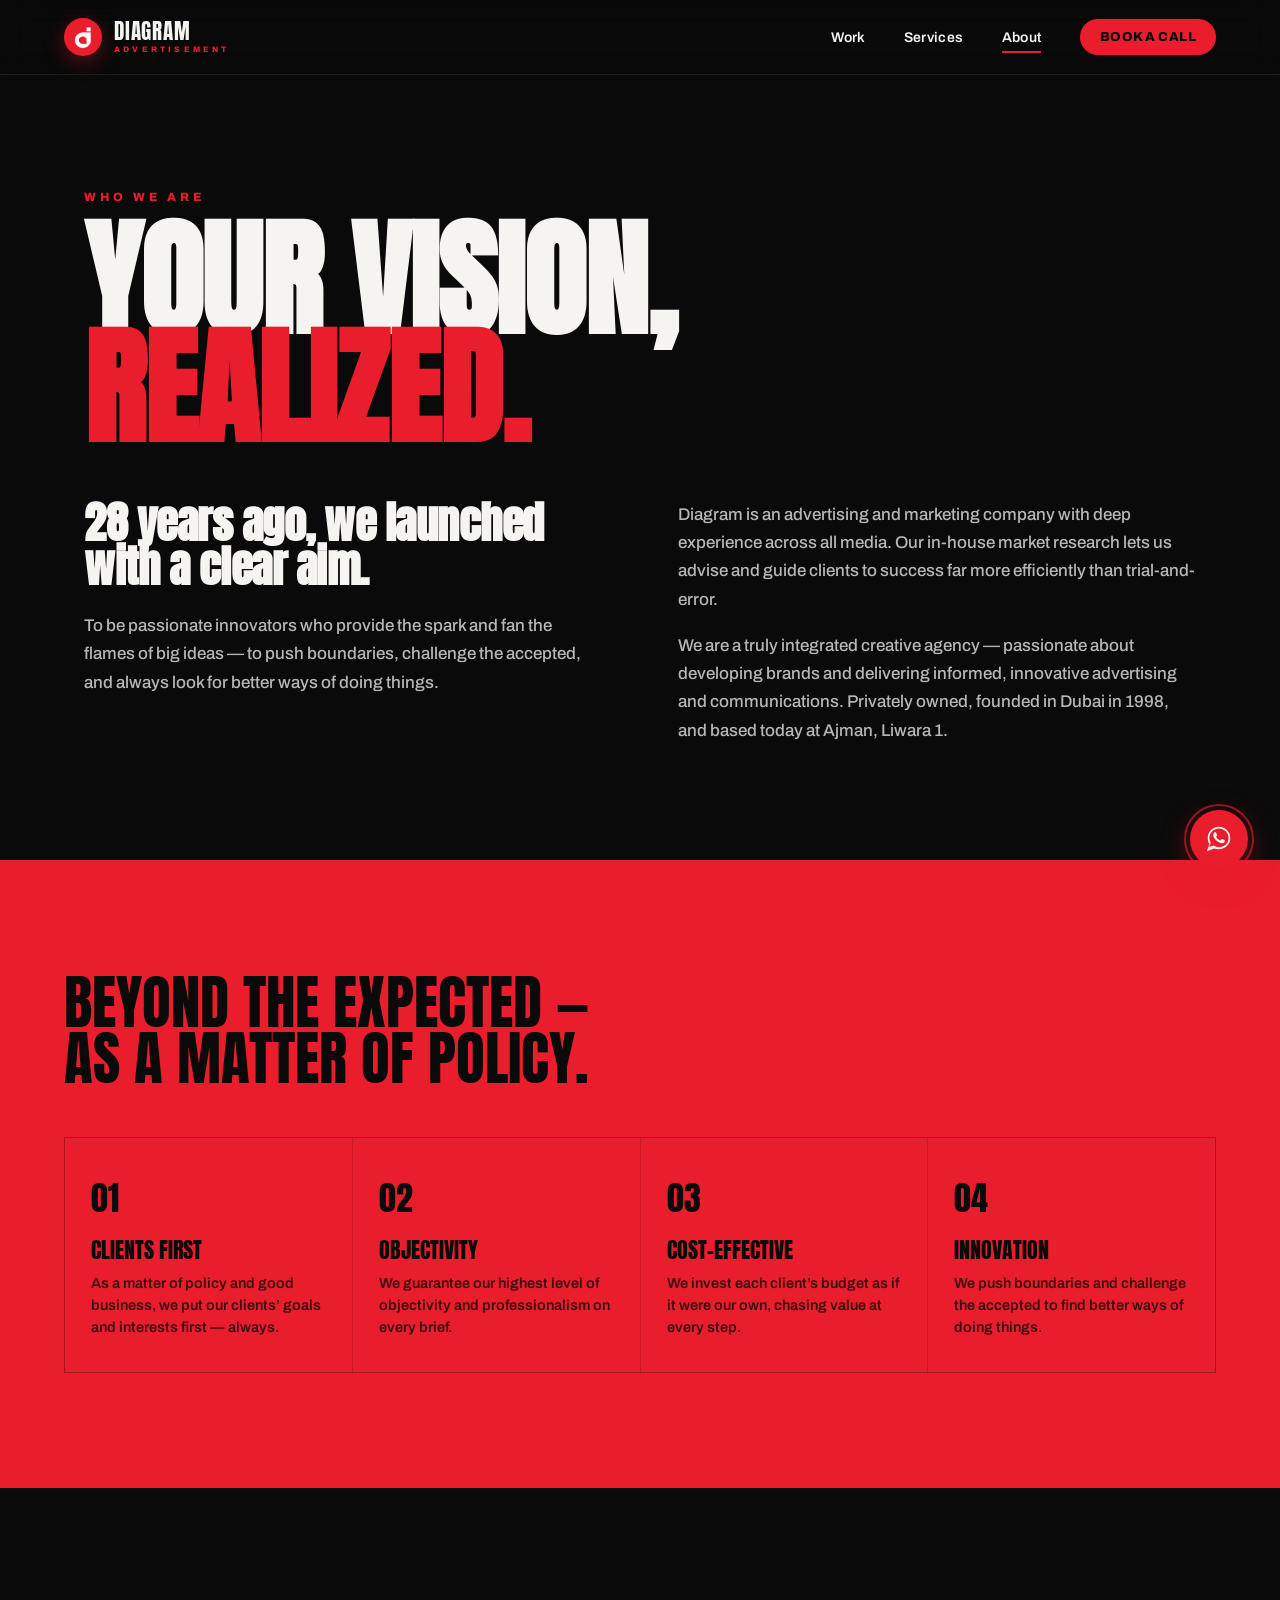
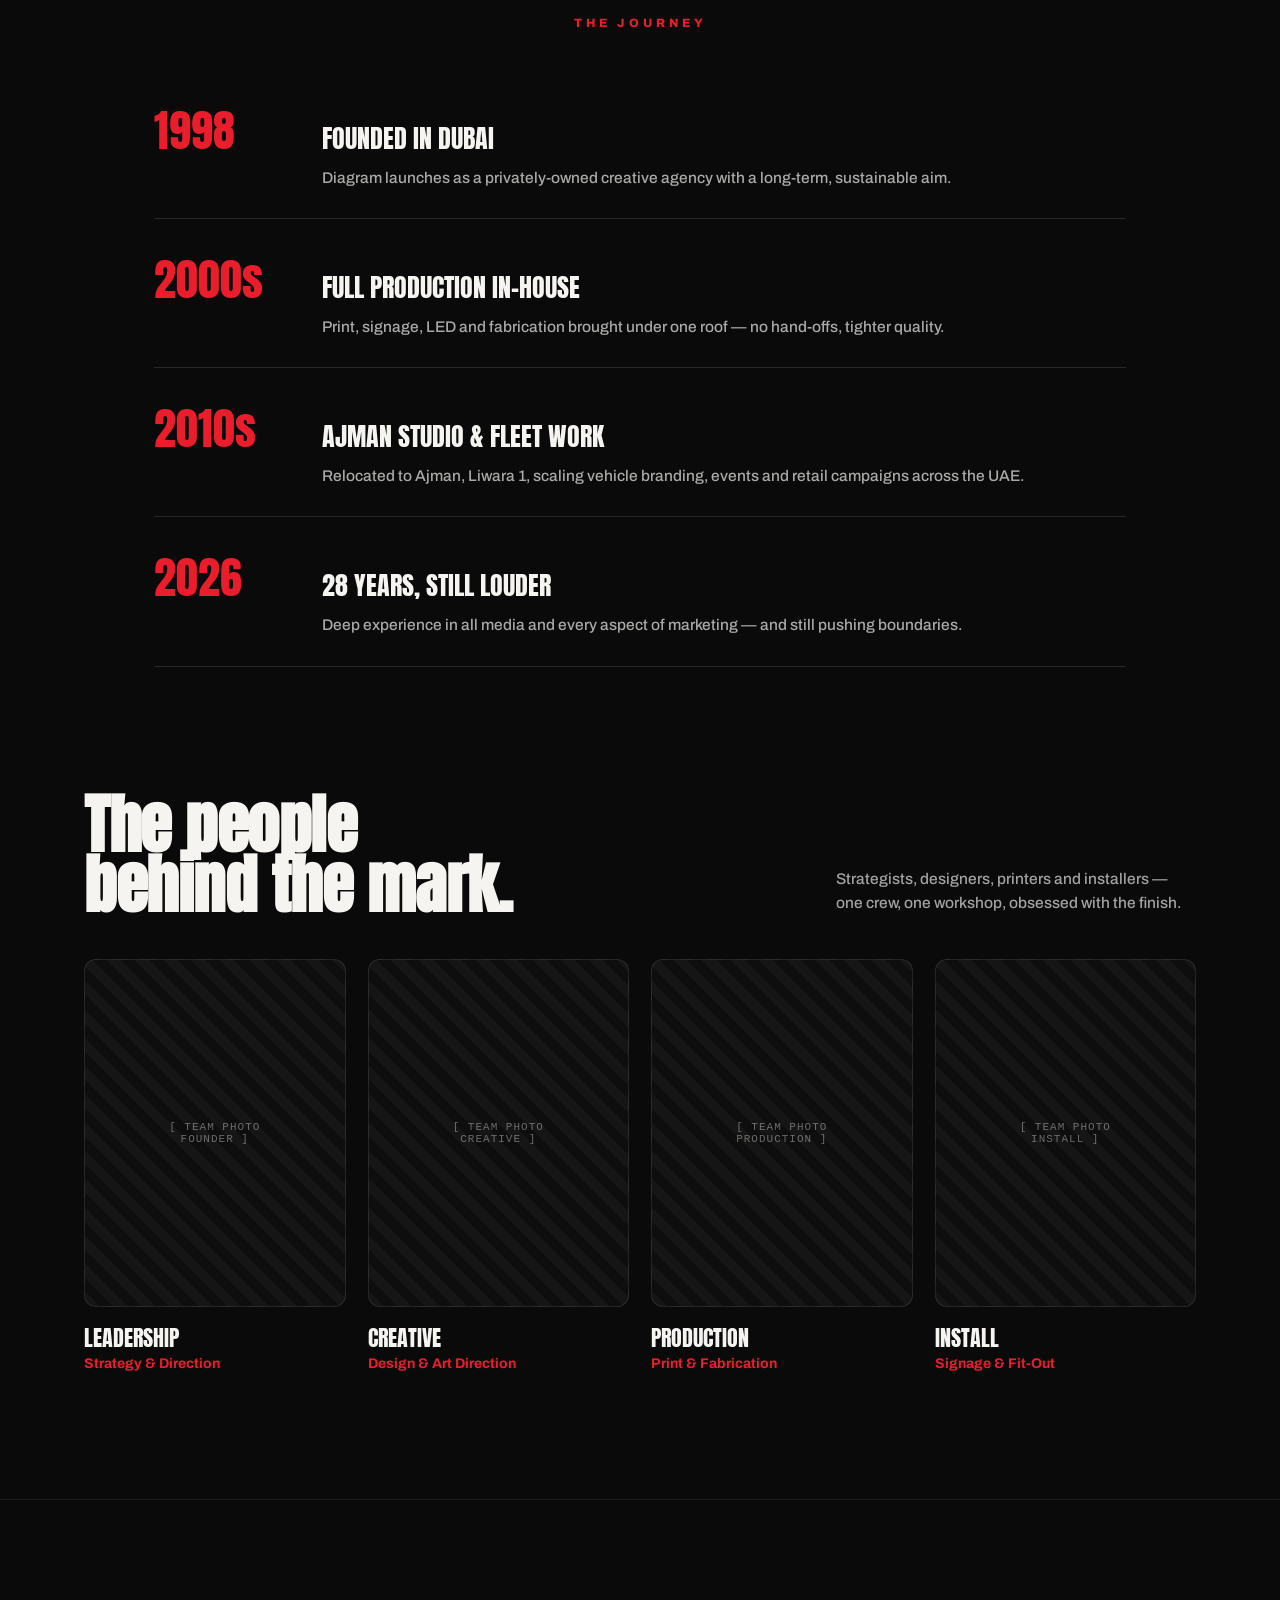
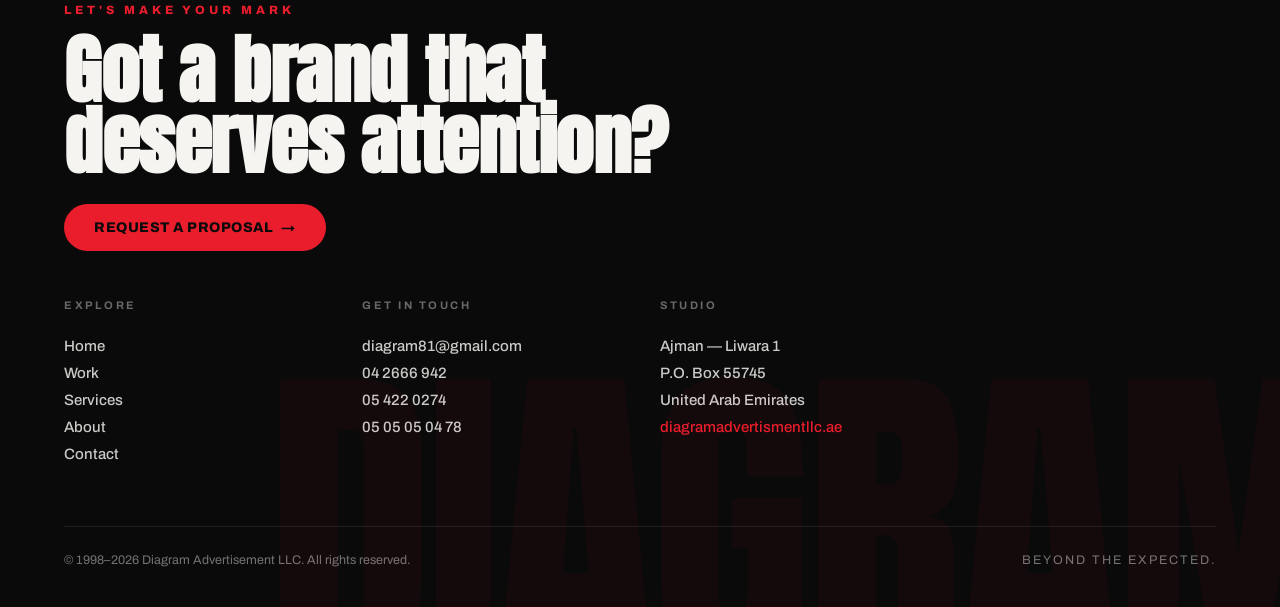
<file: about.html>
<!DOCTYPE html>
<html lang="en">
<head>
<meta charset="utf-8">
<script>document.documentElement.classList.add('reveal-armed')</script>
<title>About &mdash; Diagram Advertisement</title>
<meta name="description" content="28 years of Diagram Advertisement: founded in Dubai in 1998, now based in Ajman, UAE. Meet the values, timeline and team behind the agency.">
<meta name="viewport" content="width=device-width, initial-scale=1">
<link rel="icon" href="assets/logo-mark.png">
<link rel="canonical" href="https://diagramadvertismentllc.ae/about">
<meta property="og:title" content="About &mdash; Diagram Advertisement">
<meta property="og:description" content="28 years of Diagram Advertisement: founded in Dubai in 1998, now based in Ajman, UAE. Meet the values, timeline and team behind the agency.">
<meta property="og:image" content="https://diagramadvertismentllc.ae/assets/og-image.jpg">
<meta property="og:image:width" content="1200">
<meta property="og:image:height" content="630">
<meta property="og:url" content="https://diagramadvertismentllc.ae/about">
<meta property="og:type" content="website">
<meta name="twitter:card" content="summary_large_image">
<meta name="theme-color" content="#0a0a0a">
<link rel="preconnect" href="https://fonts.googleapis.com">
<link rel="preconnect" href="https://fonts.gstatic.com" crossorigin>
<link href="https://fonts.googleapis.com/css2?family=Anton&family=Archivo:wght@400;500;600;700;800;900&display=swap" rel="stylesheet">
<link rel="stylesheet" href="css/style.css">
</head>
<body>
<a class="skip-link" href="#main">Skip to content</a>

<nav class="nav" id="nav">
  <a href="/" class="nav-logo" aria-label="Diagram Advertisement home">
    <span class="nav-badge"><img src="assets/logo-mark.png" alt="Diagram"></span>
    <span class="nav-wordmark" aria-hidden="true"><span class="top anton">DIAGRAM</span><span class="sub">ADVERTISEMENT</span></span>
  </a>
  <button type="button" class="nav-toggle" id="navToggle" aria-label="Open menu" aria-expanded="false" aria-controls="navLinks"><span></span><span></span><span></span></button>
  <div class="nav-links" id="navLinks">
    <a href="/portfolio" class="nav-link">Work</a>
    <a href="/services" class="nav-link">Services</a>
    <a href="/about" class="nav-link active">About</a>
    <a href="/contact" class="btn-pill">Book a Call</a>
  </div>
</nav>

<main id="main">
  <header class="page-hero">
    <div class="kicker" data-reveal>WHO WE ARE</div>
    <h1 class="anton" data-reveal>Your vision,<br><span style="color:var(--accent);">realized.</span></h1>
  </header>

  <section class="story">
    <div class="story-grid">
      <div data-reveal>
        <h2 class="anton">28 years ago, we launched with a clear aim.</h2>
        <p>To be passionate innovators who provide the spark and fan the flames of big ideas &mdash; to push boundaries, challenge the accepted, and always look for better ways of doing things.</p>
      </div>
      <div class="story-copy" data-reveal>
        <p>Diagram is an advertising and marketing company with deep experience across all media. Our in-house market research lets us advise and guide clients to success far more efficiently than trial-and-error.</p>
        <p>We are a truly integrated creative agency &mdash; passionate about developing brands and delivering informed, innovative advertising and communications. Privately owned, founded in Dubai in 1998, and based today at Ajman, Liwara 1.</p>
      </div>
    </div>
  </section>

  <section class="values">
    <div class="inner">
      <div class="anton" style="font-size:clamp(30px,4.6vw,64px);line-height:.95;text-transform:uppercase;margin-bottom:50px;" data-reveal>Beyond the expected &mdash;<br>as a matter of policy.</div>
      <div class="values-grid">
        <div class="value-card" data-reveal>
          <div class="num anton">01</div>
          <div class="t anton">Clients First</div>
          <div class="d">As a matter of policy and good business, we put our clients&rsquo; goals and interests first &mdash; always.</div>
        </div>
        <div class="value-card" data-reveal>
          <div class="num anton">02</div>
          <div class="t anton">Objectivity</div>
          <div class="d">We guarantee our highest level of objectivity and professionalism on every brief.</div>
        </div>
        <div class="value-card" data-reveal>
          <div class="num anton">03</div>
          <div class="t anton">Cost-Effective</div>
          <div class="d">We invest each client&rsquo;s budget as if it were our own, chasing value at every step.</div>
        </div>
        <div class="value-card" data-reveal>
          <div class="num anton">04</div>
          <div class="t anton">Innovation</div>
          <div class="d">We push boundaries and challenge the accepted to find better ways of doing things.</div>
        </div>
      </div>
    </div>
  </section>

  <section class="timeline">
    <div class="label" data-reveal>THE JOURNEY</div>
    <div class="timeline-item" data-reveal>
      <div class="year anton">1998</div>
      <div><div class="t anton">Founded in Dubai</div><div class="d">Diagram launches as a privately-owned creative agency with a long-term, sustainable aim.</div></div>
    </div>
    <div class="timeline-item" data-reveal>
      <div class="year anton">2000s</div>
      <div><div class="t anton">Full production in-house</div><div class="d">Print, signage, LED and fabrication brought under one roof &mdash; no hand-offs, tighter quality.</div></div>
    </div>
    <div class="timeline-item" data-reveal>
      <div class="year anton">2010s</div>
      <div><div class="t anton">Ajman studio &amp; fleet work</div><div class="d">Relocated to Ajman, Liwara 1, scaling vehicle branding, events and retail campaigns across the UAE.</div></div>
    </div>
    <div class="timeline-item" data-reveal>
      <div class="year anton">2026</div>
      <div><div class="t anton">28 years, still louder</div><div class="d">Deep experience in all media and every aspect of marketing &mdash; and still pushing boundaries.</div></div>
    </div>
  </section>

  <section class="team">
    <div class="team-head" data-reveal>
      <h2 class="anton">The people<br>behind the mark.</h2>
      <p>Strategists, designers, printers and installers &mdash; one crew, one workshop, obsessed with the finish.</p>
    </div>
    <div class="team-grid">
      <div class="team-card" data-reveal>
        <div class="team-photo"><span>[ TEAM PHOTO<br>FOUNDER ]</span></div>
        <div class="name anton">Leadership</div>
        <div class="title">Strategy &amp; Direction</div>
      </div>
      <div class="team-card" data-reveal>
        <div class="team-photo"><span>[ TEAM PHOTO<br>CREATIVE ]</span></div>
        <div class="name anton">Creative</div>
        <div class="title">Design &amp; Art Direction</div>
      </div>
      <div class="team-card" data-reveal>
        <div class="team-photo"><span>[ TEAM PHOTO<br>PRODUCTION ]</span></div>
        <div class="name anton">Production</div>
        <div class="title">Print &amp; Fabrication</div>
      </div>
      <div class="team-card" data-reveal>
        <div class="team-photo"><span>[ TEAM PHOTO<br>INSTALL ]</span></div>
        <div class="name anton">Install</div>
        <div class="title">Signage &amp; Fit-Out</div>
      </div>
    </div>
  </section>
</main>

<footer class="footer">
  <div class="footer-watermark anton" aria-hidden="true">DIAGRAM</div>
  <div class="footer-inner">
    <div class="footer-grid">
      <div class="footer-cta">
        <div class="label">LET'S MAKE YOUR MARK</div>
        <h2 class="anton">Got a brand that deserves attention?</h2>
        <a href="/contact" class="btn-pill large">Request a Proposal <span aria-hidden="true">&#8594;</span></a>
      </div>
      <div class="footer-col">
        <div class="label">EXPLORE</div>
        <a href="/">Home</a>
        <a href="/portfolio">Work</a>
        <a href="/services">Services</a>
        <a href="/about">About</a>
        <a href="/contact">Contact</a>
      </div>
      <div class="footer-col">
        <div class="label">GET IN TOUCH</div>
        <a href="mailto:diagram81@gmail.com">diagram81@gmail.com</a>
        <a href="tel:+97142666942">04 2666 942</a>
        <a href="tel:+9715054220274">05 422 0274</a>
        <span>05 05 05 04 78</span>
      </div>
      <div class="footer-col">
        <div class="label">STUDIO</div>
        <span>Ajman &mdash; Liwara 1</span>
        <span>P.O. Box 55745</span>
        <span>United Arab Emirates</span>
        <span style="color:var(--accent);opacity:1;">diagramadvertismentllc.ae</span>
      </div>
    </div>
    <div class="footer-bottom">
      <span>&copy; 1998&ndash;2026 Diagram Advertisement LLC. All rights reserved.</span>
      <span style="letter-spacing:2px;">BEYOND THE EXPECTED.</span>
    </div>
  </div>
</footer>

<a class="whatsapp-fab" href="https://wa.me/97142666942?text=Hi%20Diagram%20Advertisement%2C%20I%27d%20like%20to%20know%20more%20about%20your%20services." target="_blank" rel="noopener noreferrer" aria-label="Chat with Diagram Advertisement on WhatsApp">
  <svg viewBox="0 0 32 32" xmlns="http://www.w3.org/2000/svg" aria-hidden="true"><path d="M16.004 3C9.376 3 4 8.373 4 15c0 2.34.653 4.527 1.787 6.393L3 29l7.828-2.744A11.94 11.94 0 0 0 16.004 27C22.63 27 28 21.627 28 15S22.63 3 16.004 3Zm0 21.75c-1.97 0-3.8-.57-5.35-1.552l-.383-.24-4.646 1.628 1.55-4.53-.25-.39A9.71 9.71 0 0 1 5.75 15c0-5.65 4.6-10.25 10.254-10.25S26.25 9.35 26.25 15 21.658 24.75 16.004 24.75Zm5.6-7.66c-.307-.154-1.818-.897-2.1-.998-.282-.103-.487-.154-.692.154-.204.307-.792.998-.972 1.203-.179.205-.358.23-.665.077-.307-.154-1.296-.478-2.469-1.523-.912-.813-1.528-1.817-1.707-2.124-.179-.307-.019-.473.135-.626.139-.138.307-.358.46-.538.154-.18.205-.307.307-.512.103-.205.051-.384-.026-.538-.077-.154-.692-1.67-.949-2.287-.25-.6-.505-.519-.692-.529l-.59-.01c-.205 0-.538.077-.82.384-.282.307-1.076 1.05-1.076 2.563s1.102 2.973 1.256 3.178c.154.205 2.17 3.312 5.257 4.644.735.317 1.309.507 1.756.649.738.235 1.41.202 1.941.123.592-.088 1.818-.744 2.075-1.462.256-.717.256-1.332.179-1.462-.076-.13-.281-.205-.588-.359Z"/></svg>
</a>

<script src="js/main.js"></script>
</body>
</html>
</file>
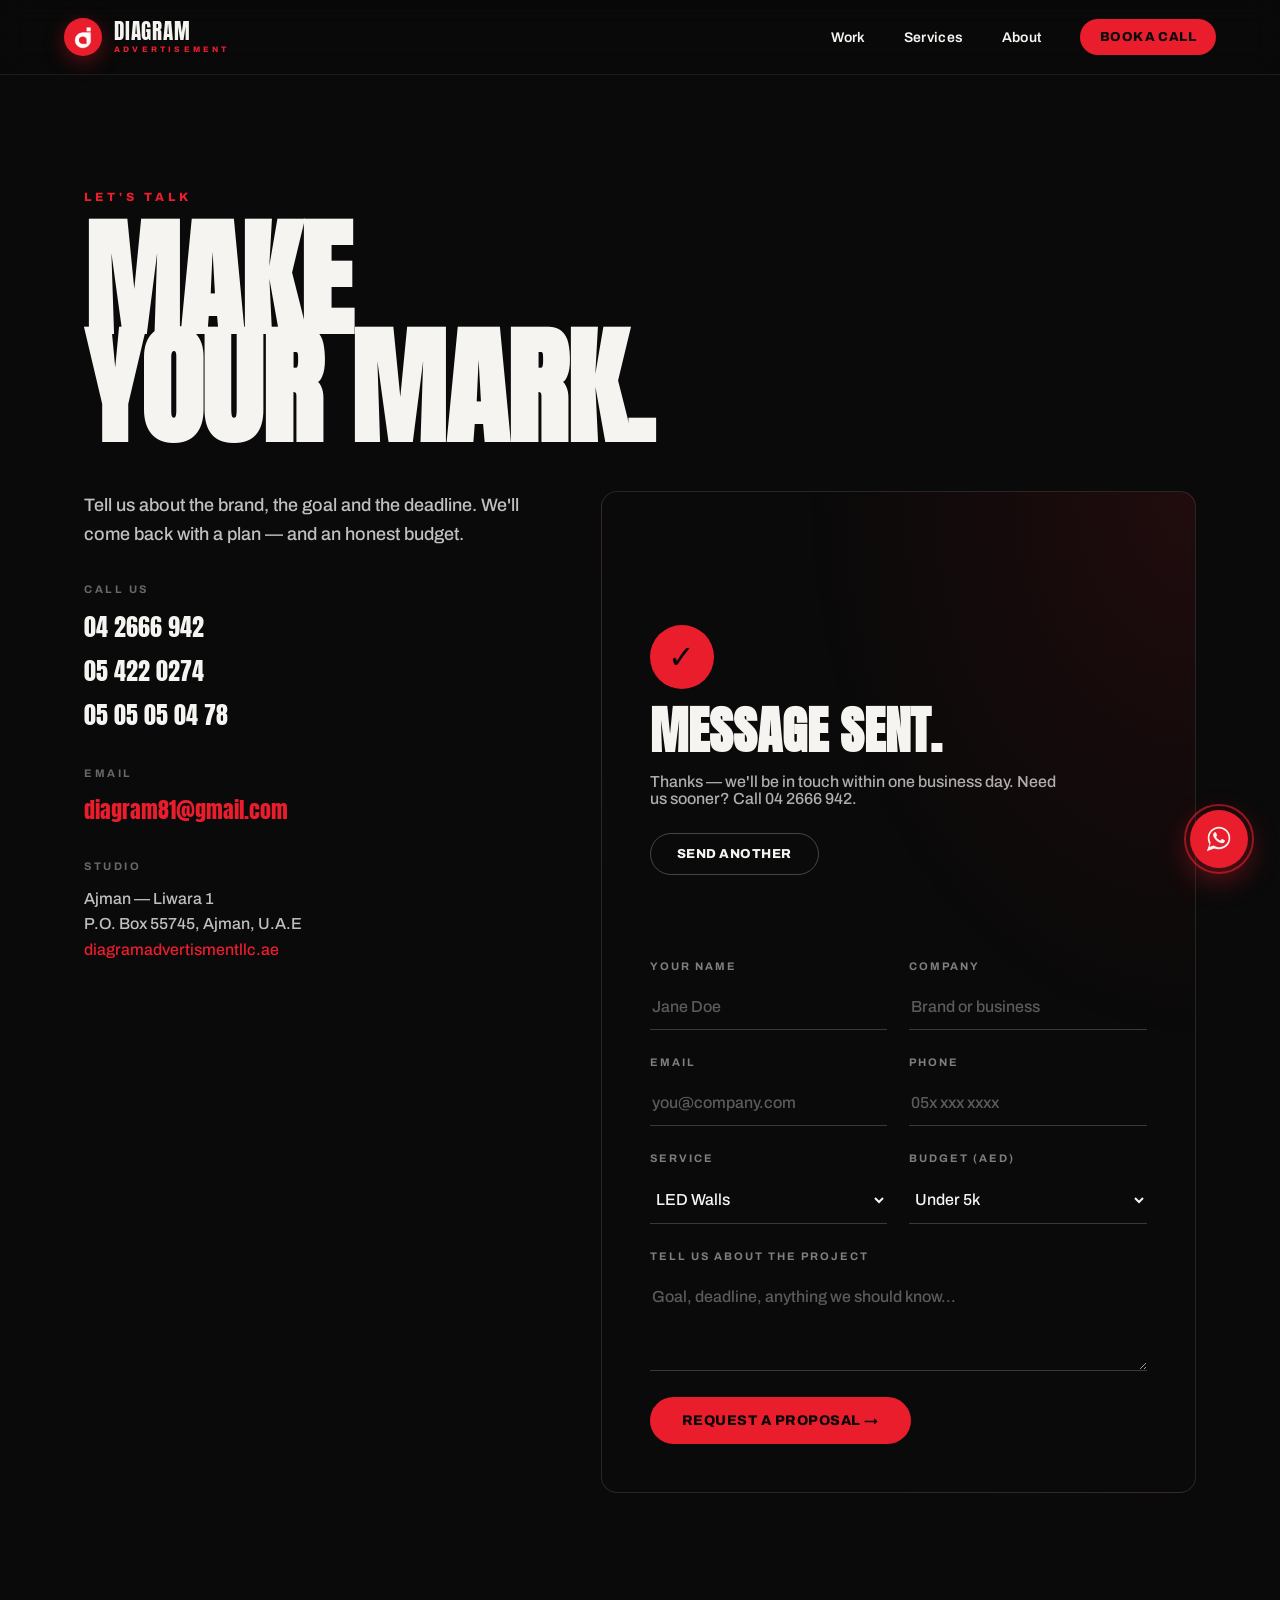
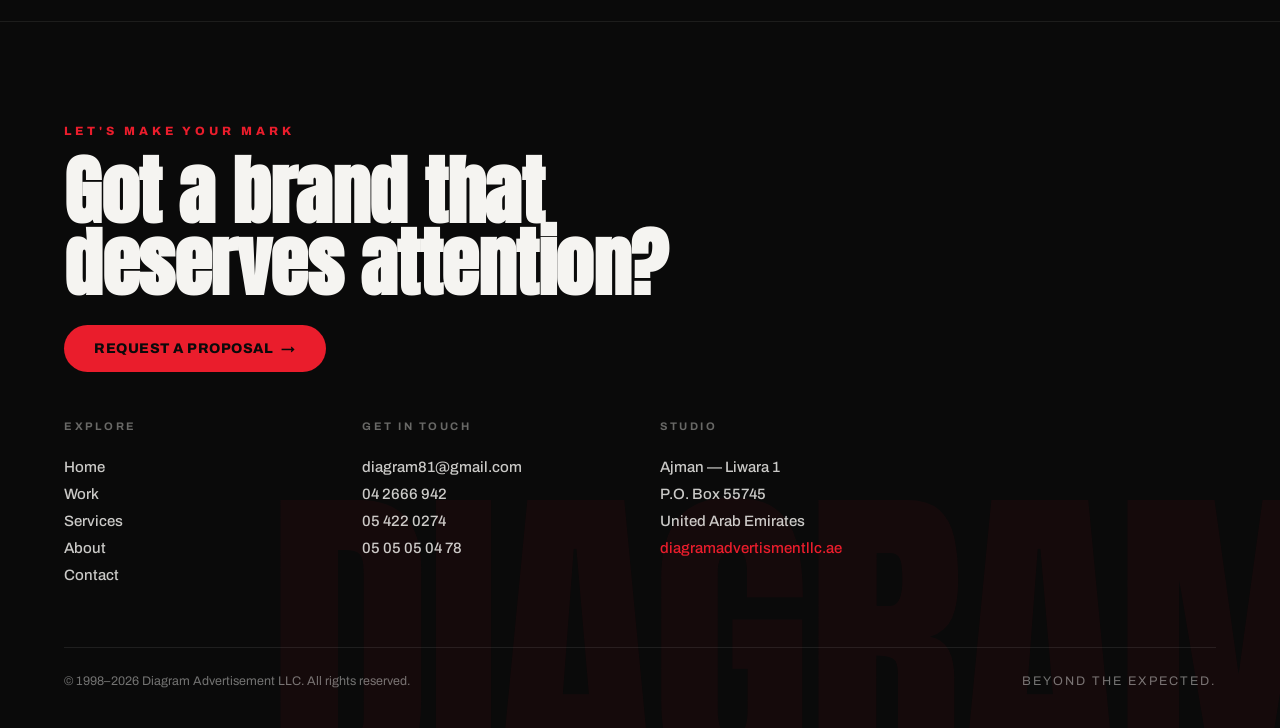
<file: contact.html>
<!DOCTYPE html>
<html lang="en">
<head>
<meta charset="utf-8">
<script>document.documentElement.classList.add('reveal-armed')</script>
<title>Contact &mdash; Diagram Advertisement</title>
<meta name="description" content="Get in touch with Diagram Advertisement in Ajman, UAE. Call, email or request a proposal for your next signage, branding or campaign project.">
<meta name="viewport" content="width=device-width, initial-scale=1">
<link rel="icon" href="assets/logo-mark.png">
<link rel="canonical" href="https://diagramadvertismentllc.ae/contact">
<meta property="og:title" content="Contact &mdash; Diagram Advertisement">
<meta property="og:description" content="Get in touch with Diagram Advertisement in Ajman, UAE. Call, email or request a proposal for your next signage, branding or campaign project.">
<meta property="og:image" content="https://diagramadvertismentllc.ae/assets/og-image.jpg">
<meta property="og:image:width" content="1200">
<meta property="og:image:height" content="630">
<meta property="og:url" content="https://diagramadvertismentllc.ae/contact">
<meta property="og:type" content="website">
<meta name="twitter:card" content="summary_large_image">
<meta name="theme-color" content="#0a0a0a">
<link rel="preconnect" href="https://fonts.googleapis.com">
<link rel="preconnect" href="https://fonts.gstatic.com" crossorigin>
<link href="https://fonts.googleapis.com/css2?family=Anton&family=Archivo:wght@400;500;600;700;800;900&display=swap" rel="stylesheet">
<link rel="stylesheet" href="css/style.css">
</head>
<body>
<a class="skip-link" href="#main">Skip to content</a>

<nav class="nav" id="nav">
  <a href="/" class="nav-logo" aria-label="Diagram Advertisement home">
    <span class="nav-badge"><img src="assets/logo-mark.png" alt="Diagram"></span>
    <span class="nav-wordmark" aria-hidden="true"><span class="top anton">DIAGRAM</span><span class="sub">ADVERTISEMENT</span></span>
  </a>
  <button type="button" class="nav-toggle" id="navToggle" aria-label="Open menu" aria-expanded="false" aria-controls="navLinks"><span></span><span></span><span></span></button>
  <div class="nav-links" id="navLinks">
    <a href="/portfolio" class="nav-link">Work</a>
    <a href="/services" class="nav-link">Services</a>
    <a href="/about" class="nav-link">About</a>
    <a href="/contact" class="btn-pill">Book a Call</a>
  </div>
</nav>

<main id="main">
  <header class="page-hero" style="padding-bottom:clamp(30px,4vw,50px);">
    <div class="kicker" data-reveal>LET'S TALK</div>
    <h1 class="anton" data-reveal>Make<br>your mark.</h1>
  </header>

  <section class="contact-section">
    <div class="contact-grid">

      <div class="contact-details" data-reveal>
        <p class="lede">Tell us about the brand, the goal and the deadline. We'll come back with a plan &mdash; and an honest budget.</p>

        <div class="contact-block">
          <div class="label">CALL US</div>
          <div class="phones anton">
            <a href="tel:+97142666942">04 2666 942</a>
            <a href="tel:+9715054220274">05 422 0274</a>
            <a href="tel:+971505050478">05 05 05 04 78</a>
          </div>
        </div>

        <div class="contact-block">
          <div class="label">EMAIL</div>
          <a class="email anton" href="mailto:diagram81@gmail.com">diagram81@gmail.com</a>
        </div>

        <div class="contact-block">
          <div class="label">STUDIO</div>
          <div class="addr">Ajman &mdash; Liwara 1<br>P.O. Box 55745, Ajman, U.A.E<br><span style="color:var(--accent);">diagramadvertismentllc.ae</span></div>
        </div>
      </div>

      <div class="contact-form-wrap" data-reveal>
        <div id="thanksView" class="thanks" hidden>
          <div class="thanks-check" aria-hidden="true">&#10003;</div>
          <h2 class="anton">Message sent.</h2>
          <p>Thanks &mdash; we'll be in touch within one business day. Need us sooner? Call 04 2666 942.</p>
          <button type="button" id="resetBtn">Send another</button>
        </div>

        <form id="contactForm" class="contact-form" novalidate>
          <div class="field-row">
            <div class="field"><label for="f-name">Your Name</label><input id="f-name" name="name" required placeholder="Jane Doe" autocomplete="name"></div>
            <div class="field"><label for="f-company">Company</label><input id="f-company" name="company" placeholder="Brand or business" autocomplete="organization"></div>
          </div>
          <div class="field-row">
            <div class="field"><label for="f-email">Email</label><input id="f-email" name="email" required type="email" placeholder="you@company.com" autocomplete="email"></div>
            <div class="field"><label for="f-phone">Phone</label><input id="f-phone" name="phone" placeholder="05x xxx xxxx" autocomplete="tel"></div>
          </div>
          <div class="field-row">
            <div class="field"><label for="f-service">Service</label>
              <select id="f-service" name="service">
                <option>LED Walls</option><option>3D Signage</option><option>Vehicle Branding</option>
                <option>Event Management</option><option>Printing</option><option>Branding</option><option>Not sure yet</option>
              </select>
            </div>
            <div class="field"><label for="f-budget">Budget (AED)</label>
              <select id="f-budget" name="budget">
                <option>Under 5k</option><option>5k &ndash; 20k</option><option>20k &ndash; 50k</option><option>50k+</option><option>Let's discuss</option>
              </select>
            </div>
          </div>
          <div class="field"><label for="f-msg">Tell us about the project</label><textarea id="f-msg" name="message" required rows="4" placeholder="Goal, deadline, anything we should know..."></textarea></div>
          <div id="formError" class="form-error" role="alert" hidden></div>
          <button type="submit" id="submitBtn">Request a Proposal &#8594;</button>
        </form>
      </div>
    </div>
  </section>
</main>

<footer class="footer">
  <div class="footer-watermark anton" aria-hidden="true">DIAGRAM</div>
  <div class="footer-inner">
    <div class="footer-grid">
      <div class="footer-cta">
        <div class="label">LET'S MAKE YOUR MARK</div>
        <h2 class="anton">Got a brand that deserves attention?</h2>
        <a href="/contact" class="btn-pill large">Request a Proposal <span aria-hidden="true">&#8594;</span></a>
      </div>
      <div class="footer-col">
        <div class="label">EXPLORE</div>
        <a href="/">Home</a>
        <a href="/portfolio">Work</a>
        <a href="/services">Services</a>
        <a href="/about">About</a>
        <a href="/contact">Contact</a>
      </div>
      <div class="footer-col">
        <div class="label">GET IN TOUCH</div>
        <a href="mailto:diagram81@gmail.com">diagram81@gmail.com</a>
        <a href="tel:+97142666942">04 2666 942</a>
        <a href="tel:+9715054220274">05 422 0274</a>
        <span>05 05 05 04 78</span>
      </div>
      <div class="footer-col">
        <div class="label">STUDIO</div>
        <span>Ajman &mdash; Liwara 1</span>
        <span>P.O. Box 55745</span>
        <span>United Arab Emirates</span>
        <span style="color:var(--accent);opacity:1;">diagramadvertismentllc.ae</span>
      </div>
    </div>
    <div class="footer-bottom">
      <span>&copy; 1998&ndash;2026 Diagram Advertisement LLC. All rights reserved.</span>
      <span style="letter-spacing:2px;">BEYOND THE EXPECTED.</span>
    </div>
  </div>
</footer>

<a class="whatsapp-fab" href="https://wa.me/97142666942?text=Hi%20Diagram%20Advertisement%2C%20I%27d%20like%20to%20know%20more%20about%20your%20services." target="_blank" rel="noopener noreferrer" aria-label="Chat with Diagram Advertisement on WhatsApp">
  <svg viewBox="0 0 32 32" xmlns="http://www.w3.org/2000/svg" aria-hidden="true"><path d="M16.004 3C9.376 3 4 8.373 4 15c0 2.34.653 4.527 1.787 6.393L3 29l7.828-2.744A11.94 11.94 0 0 0 16.004 27C22.63 27 28 21.627 28 15S22.63 3 16.004 3Zm0 21.75c-1.97 0-3.8-.57-5.35-1.552l-.383-.24-4.646 1.628 1.55-4.53-.25-.39A9.71 9.71 0 0 1 5.75 15c0-5.65 4.6-10.25 10.254-10.25S26.25 9.35 26.25 15 21.658 24.75 16.004 24.75Zm5.6-7.66c-.307-.154-1.818-.897-2.1-.998-.282-.103-.487-.154-.692.154-.204.307-.792.998-.972 1.203-.179.205-.358.23-.665.077-.307-.154-1.296-.478-2.469-1.523-.912-.813-1.528-1.817-1.707-2.124-.179-.307-.019-.473.135-.626.139-.138.307-.358.46-.538.154-.18.205-.307.307-.512.103-.205.051-.384-.026-.538-.077-.154-.692-1.67-.949-2.287-.25-.6-.505-.519-.692-.529l-.59-.01c-.205 0-.538.077-.82.384-.282.307-1.076 1.05-1.076 2.563s1.102 2.973 1.256 3.178c.154.205 2.17 3.312 5.257 4.644.735.317 1.309.507 1.756.649.738.235 1.41.202 1.941.123.592-.088 1.818-.744 2.075-1.462.256-.717.256-1.332.179-1.462-.076-.13-.281-.205-.588-.359Z"/></svg>
</a>

<script src="js/main.js"></script>
<script src="js/contact.js"></script>
</body>
</html>
</file>
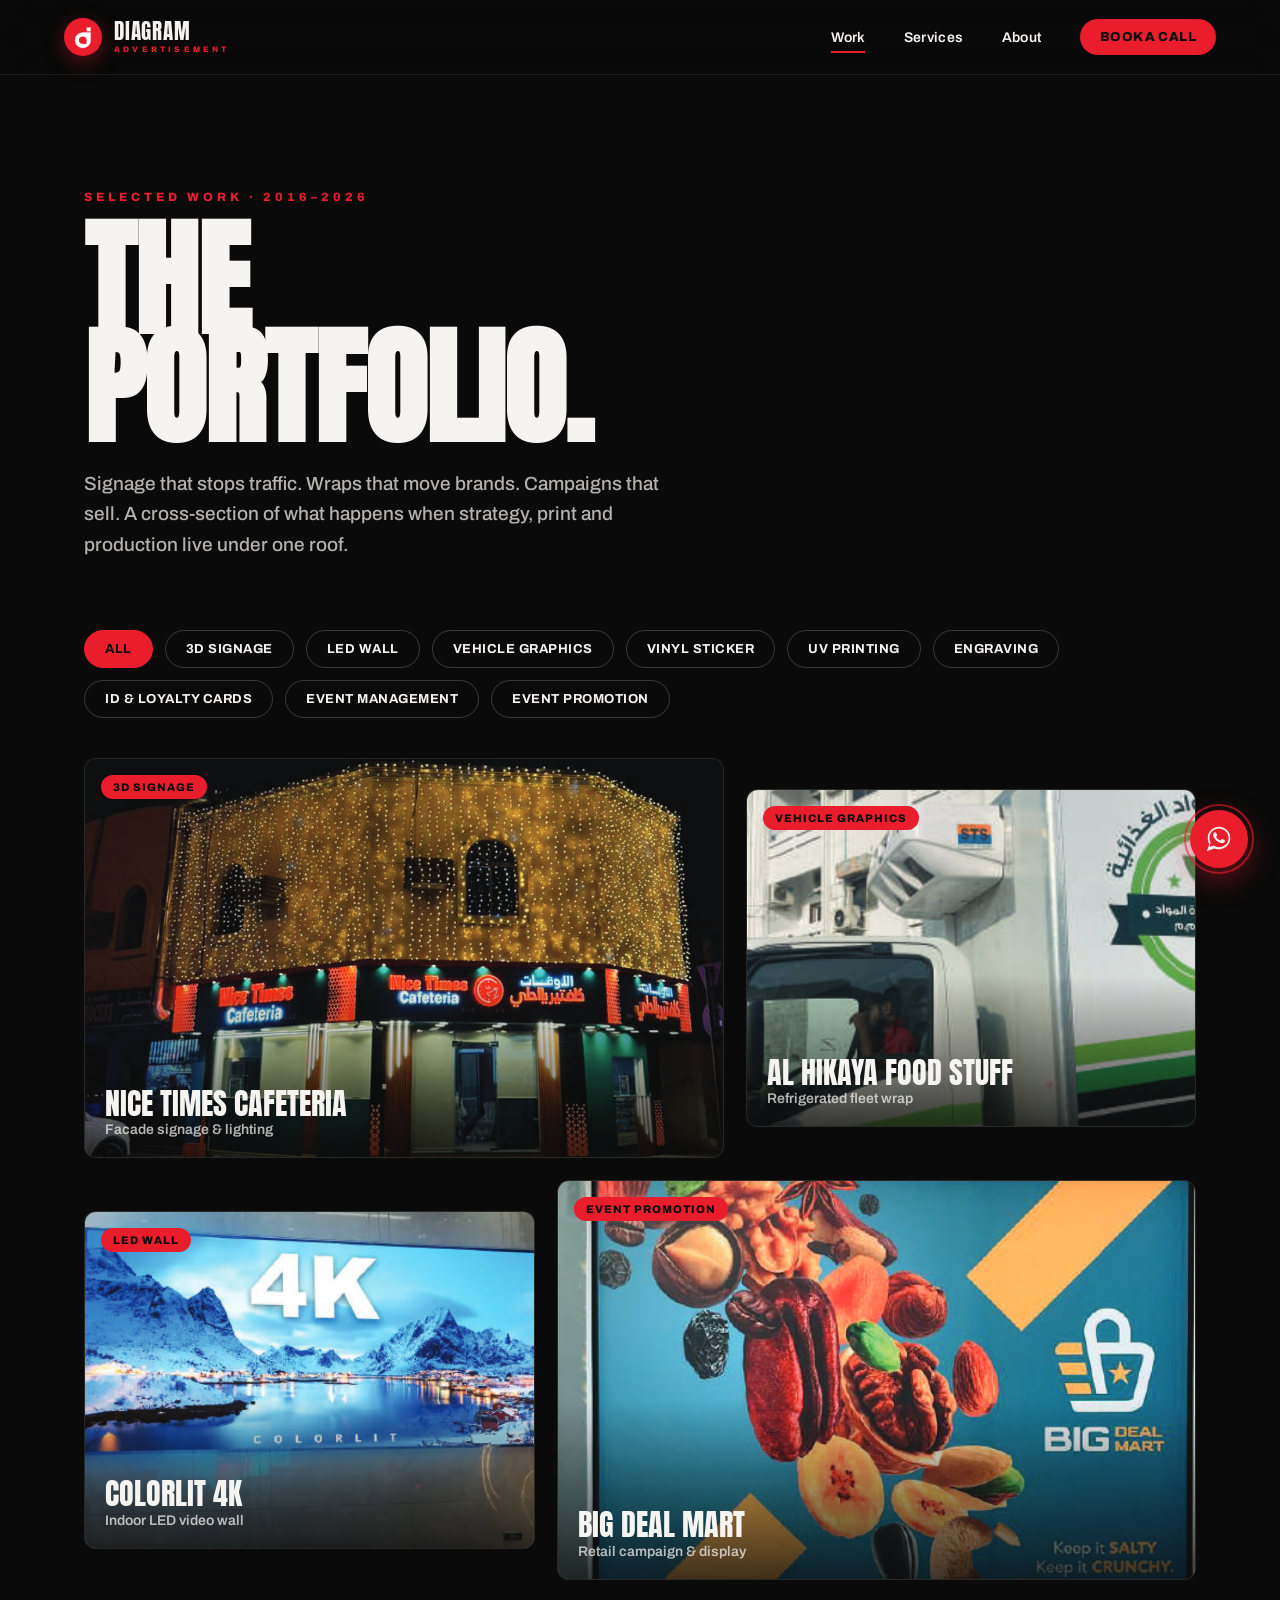
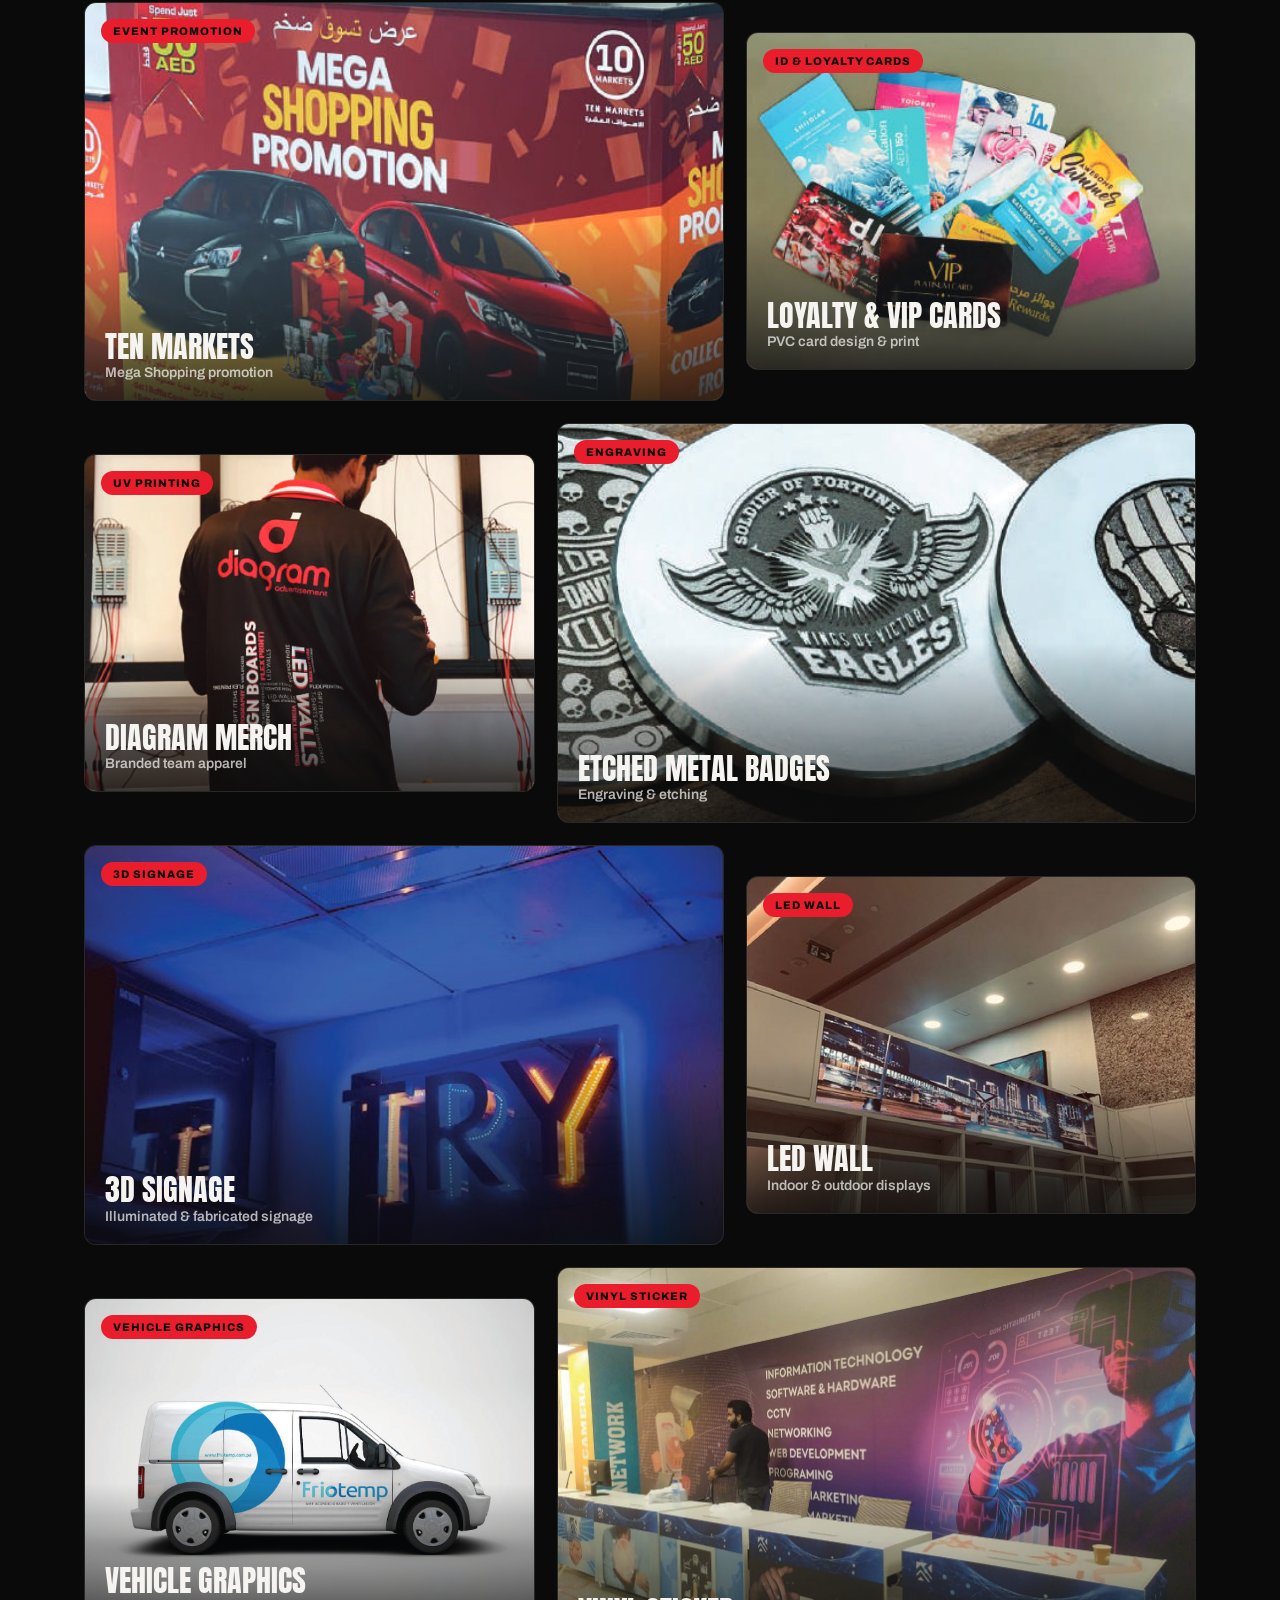
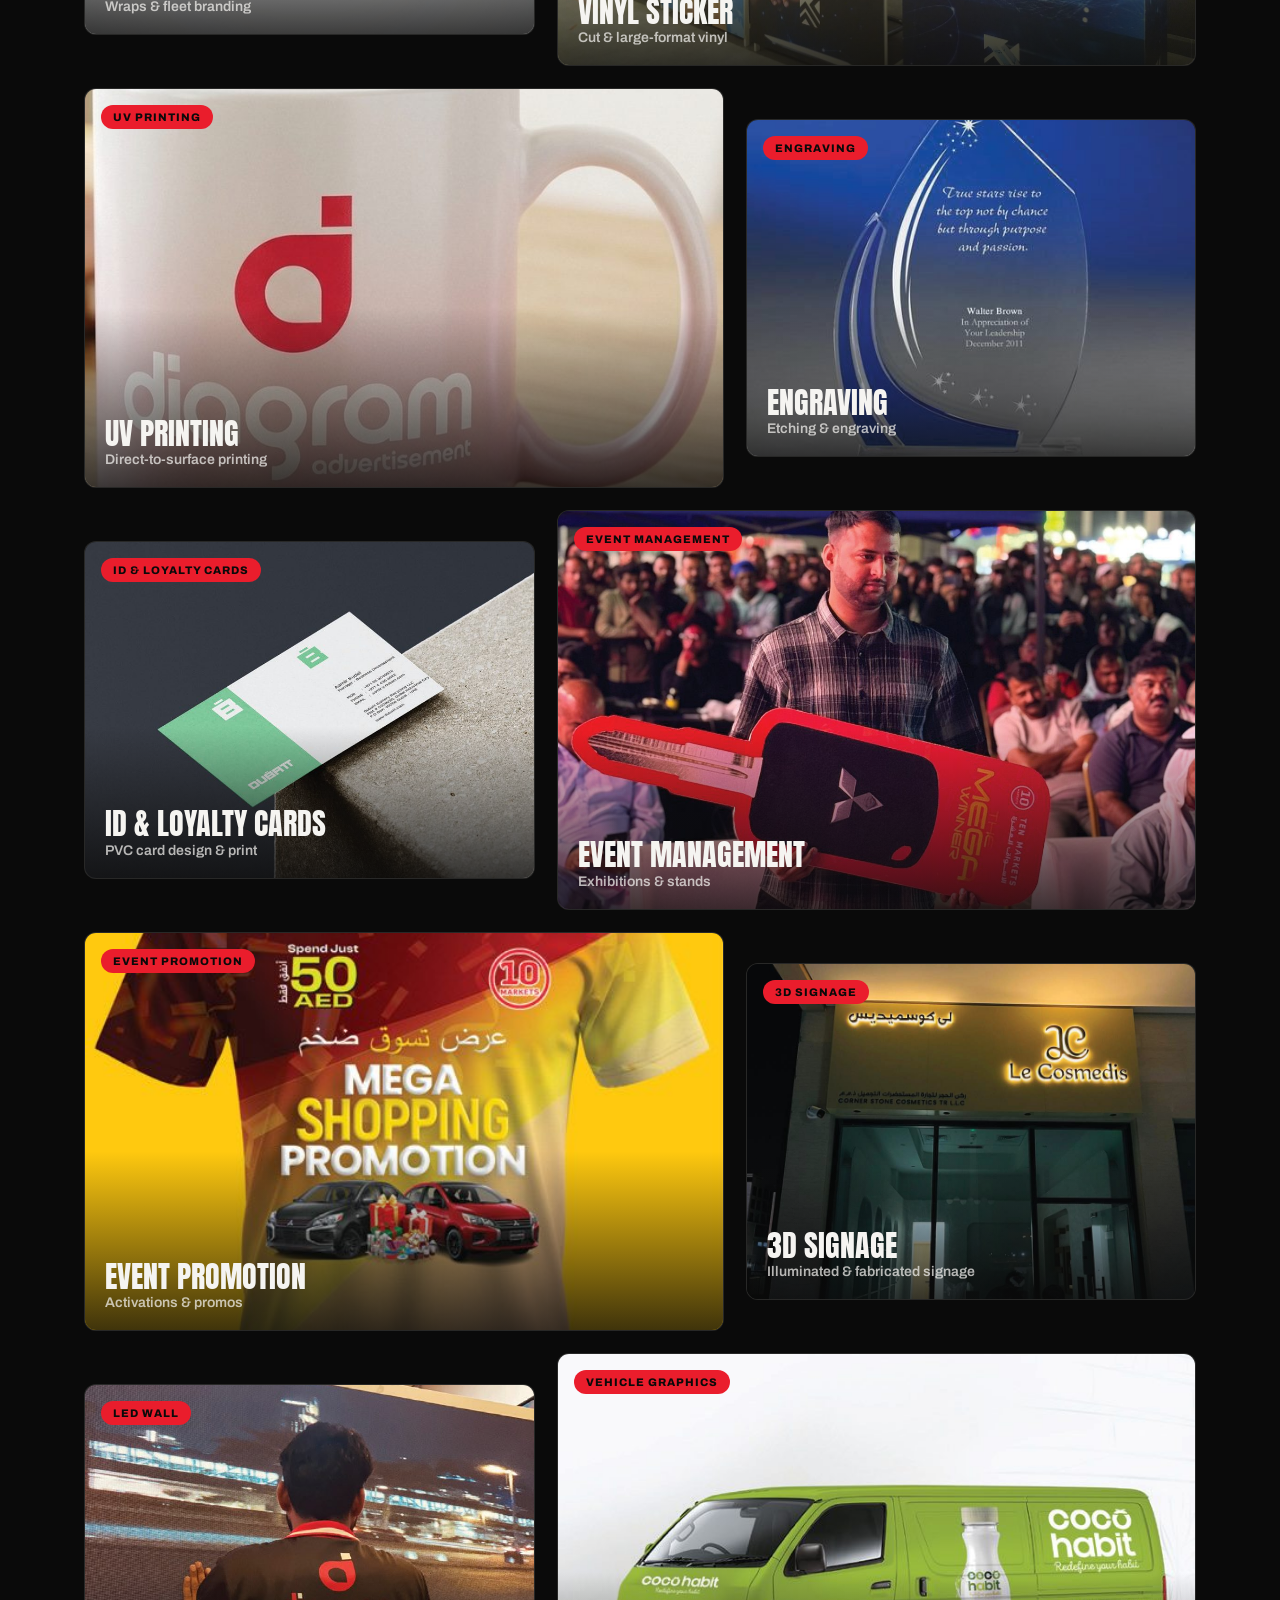
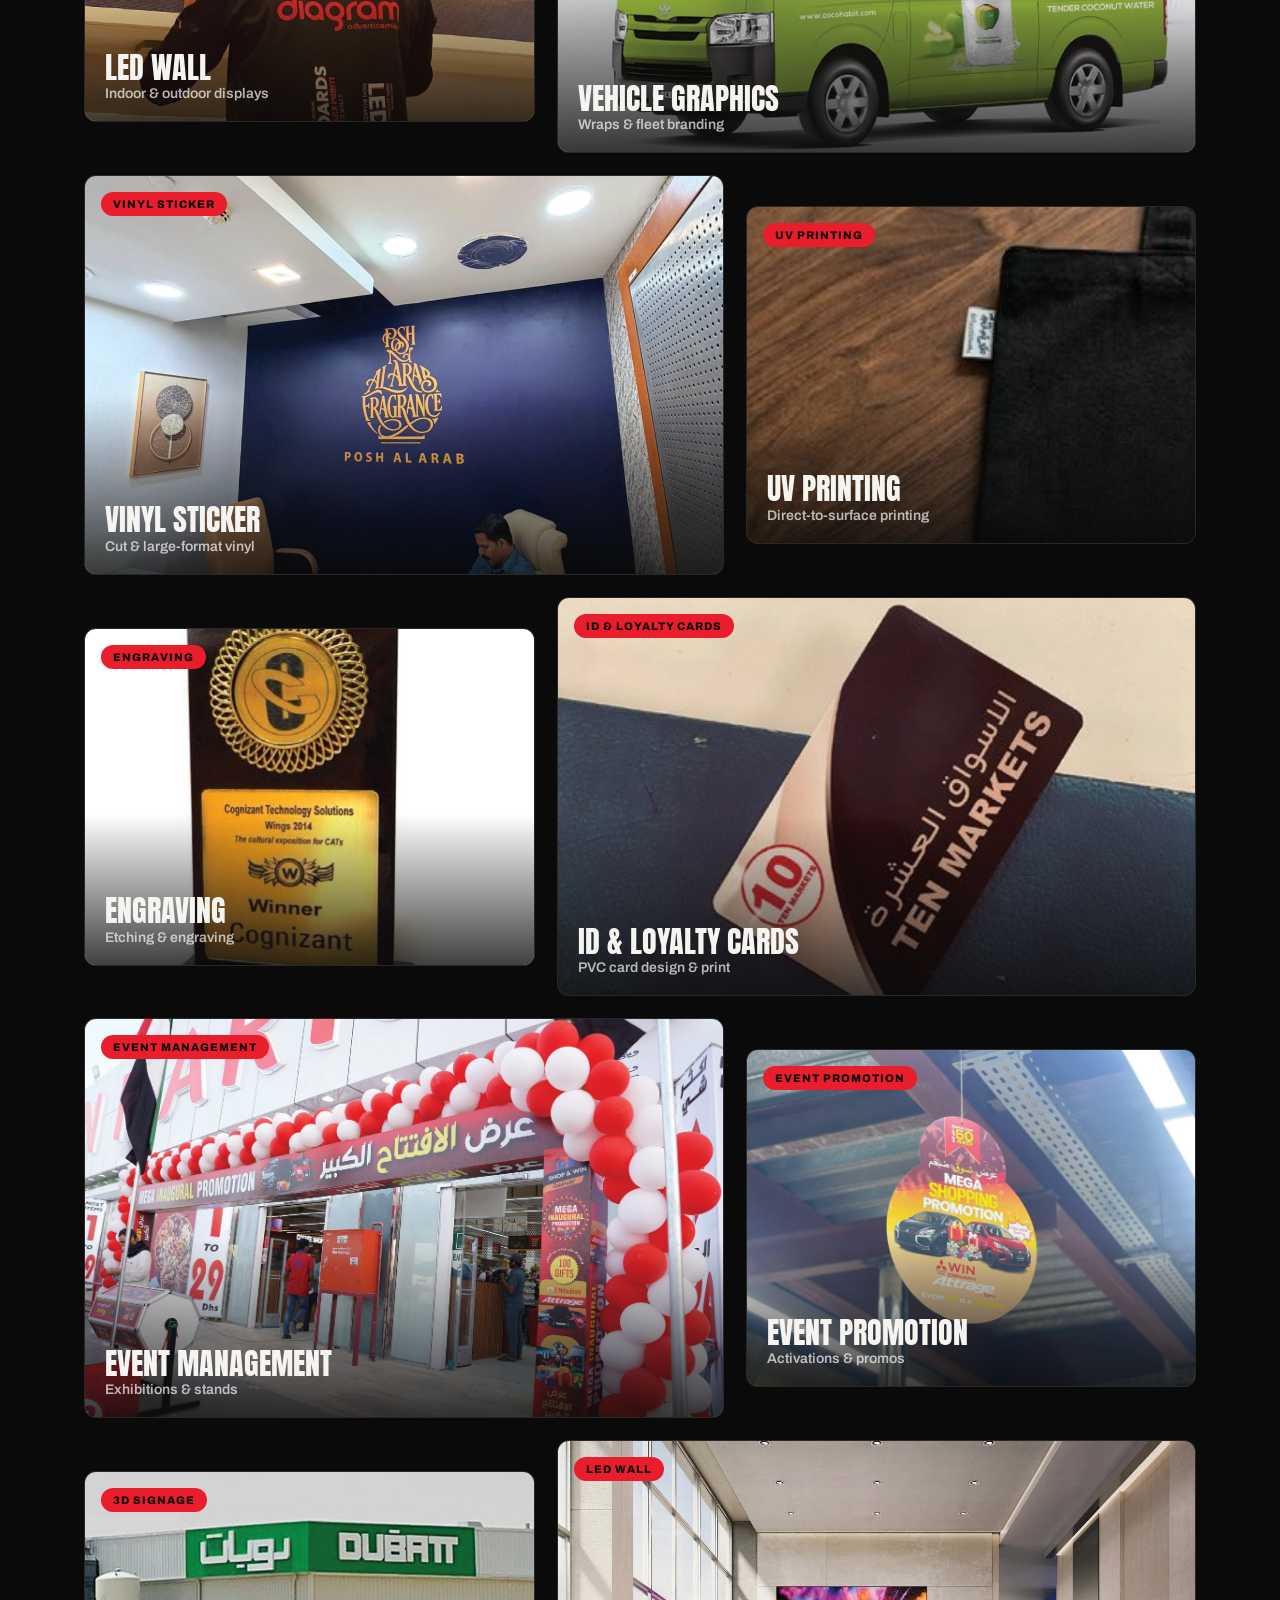
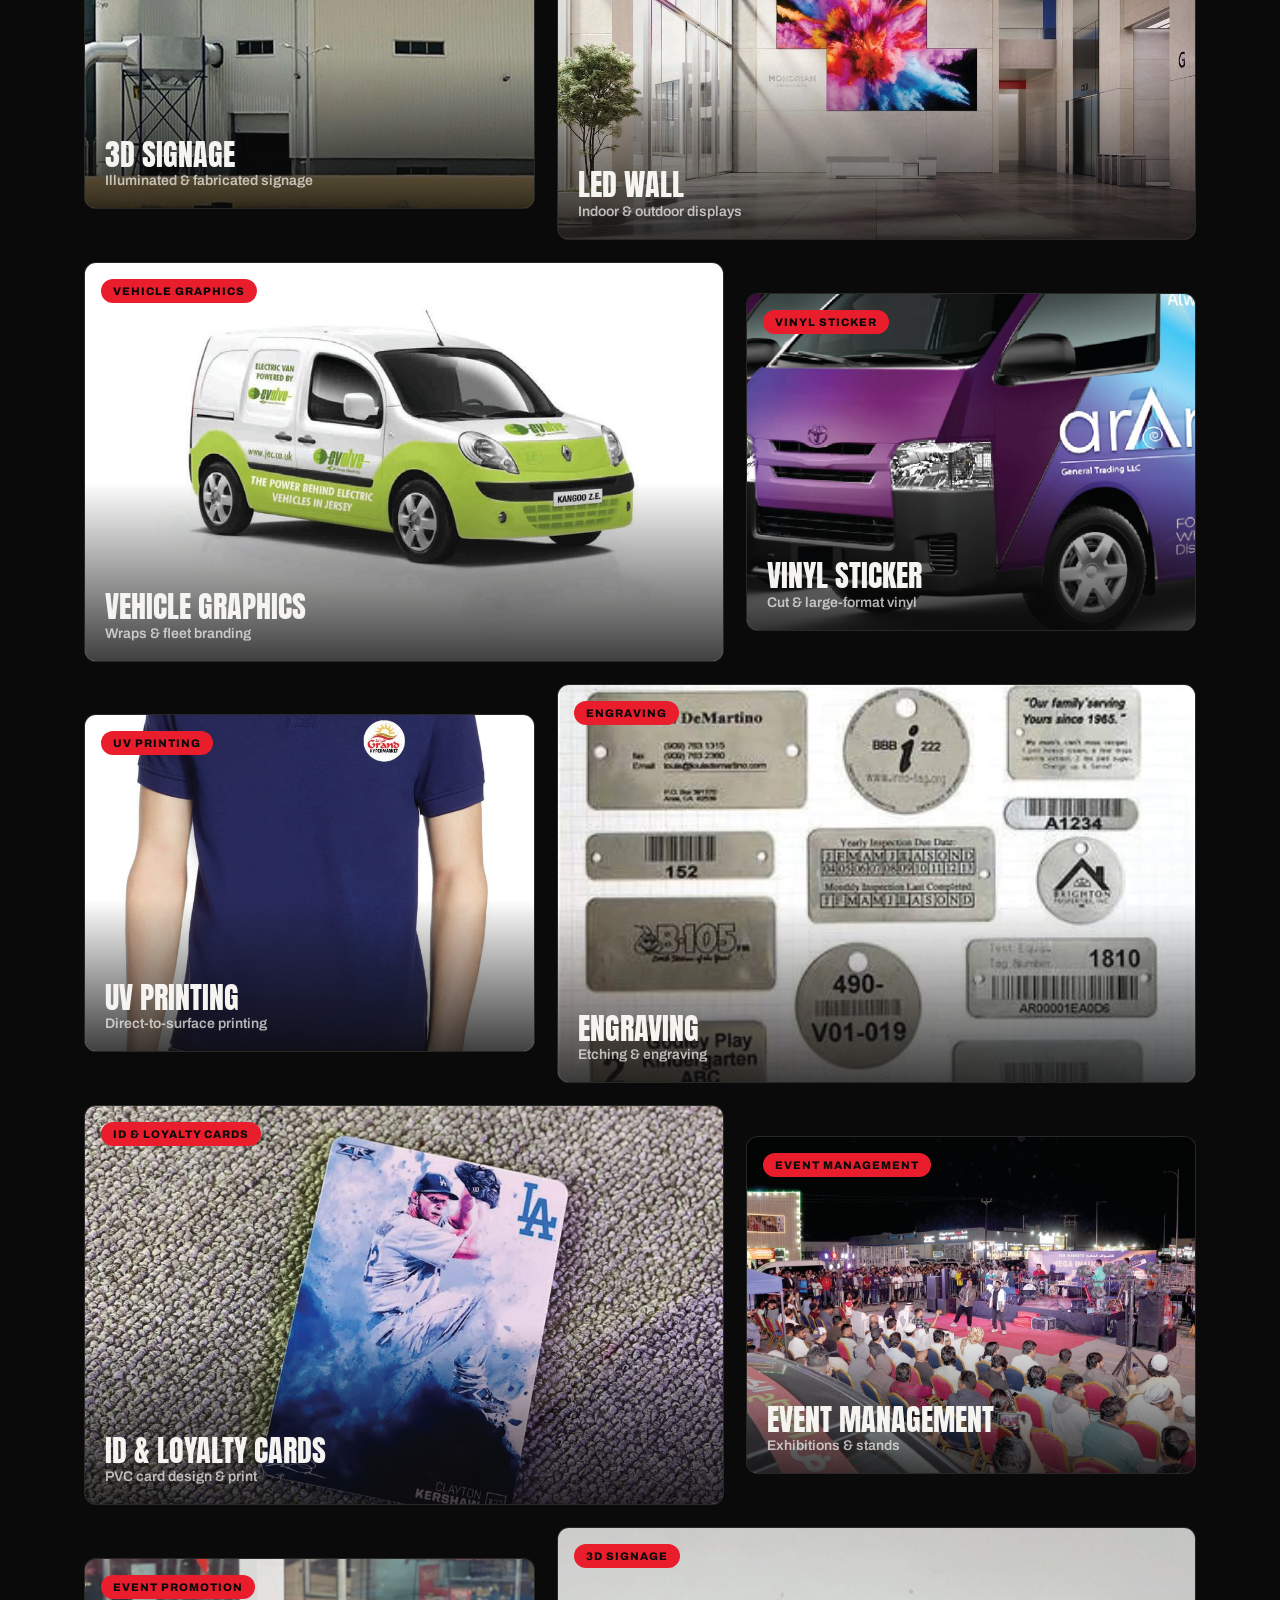
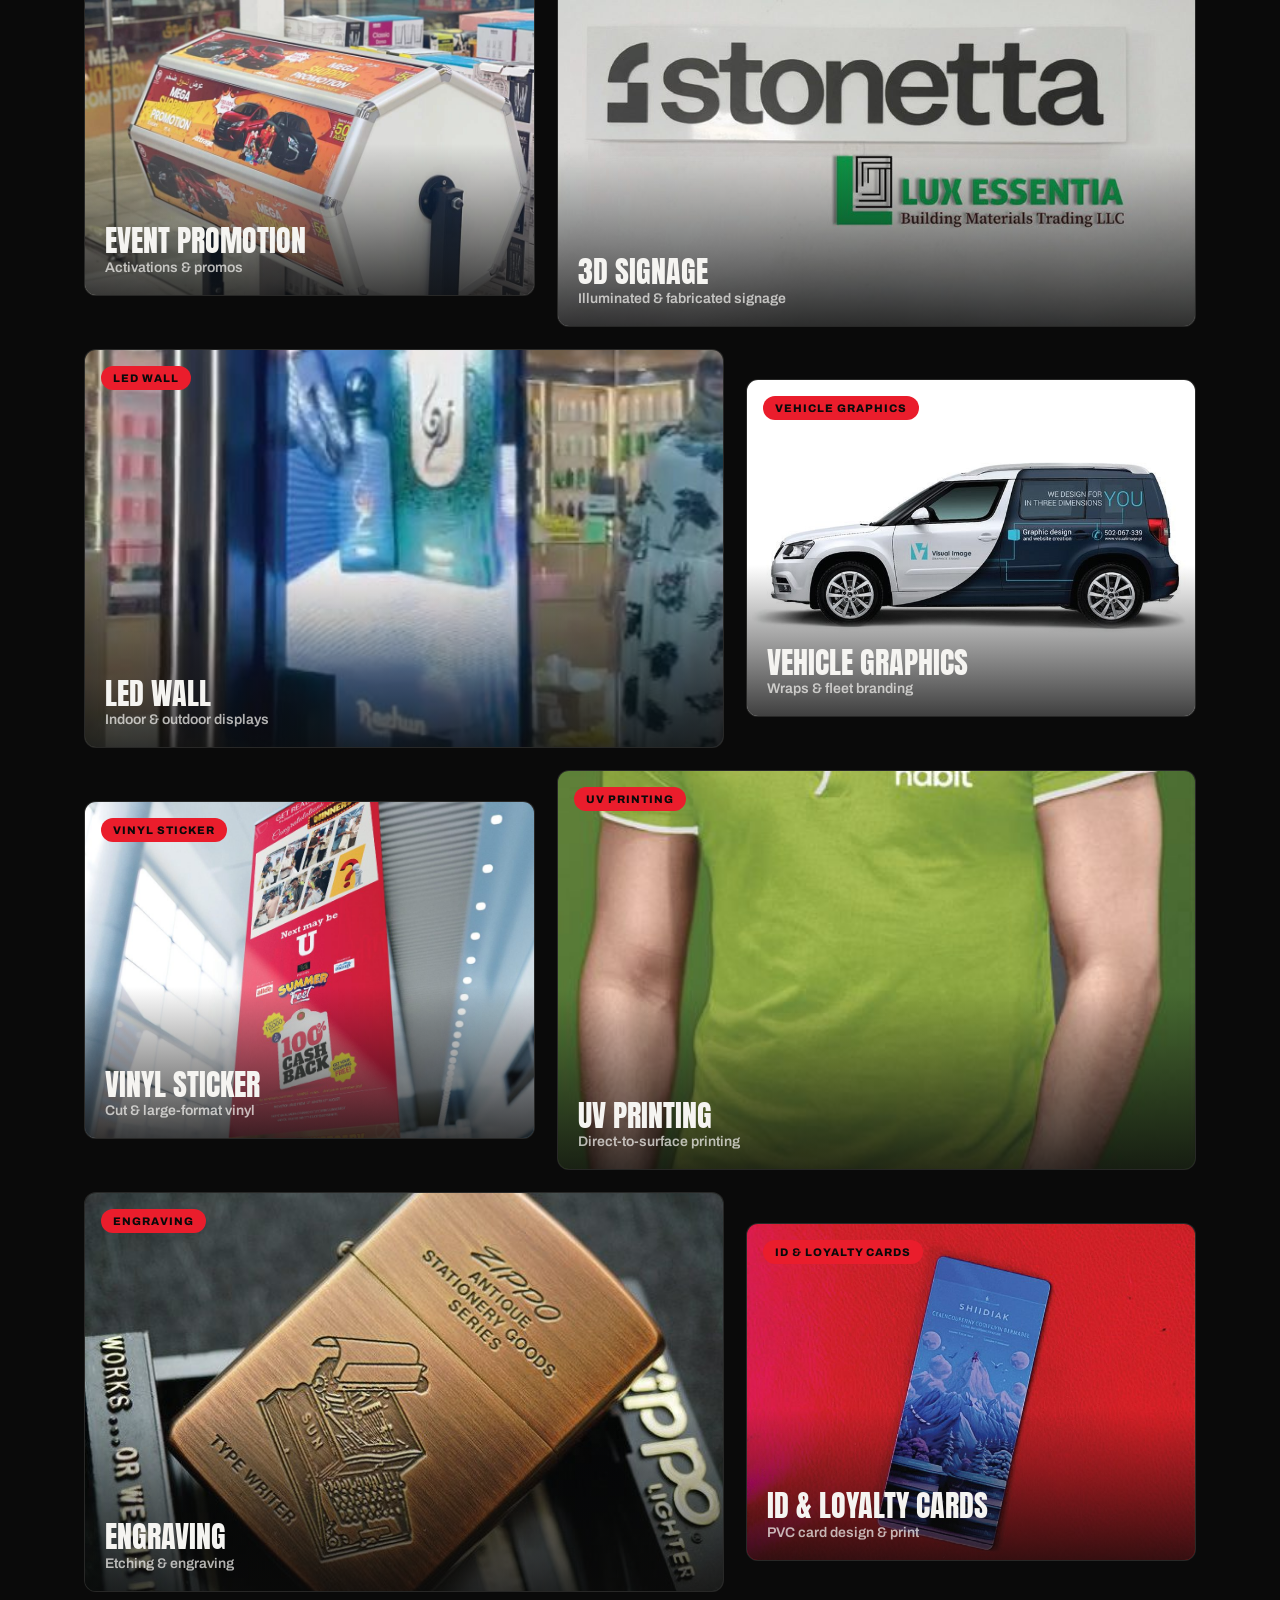
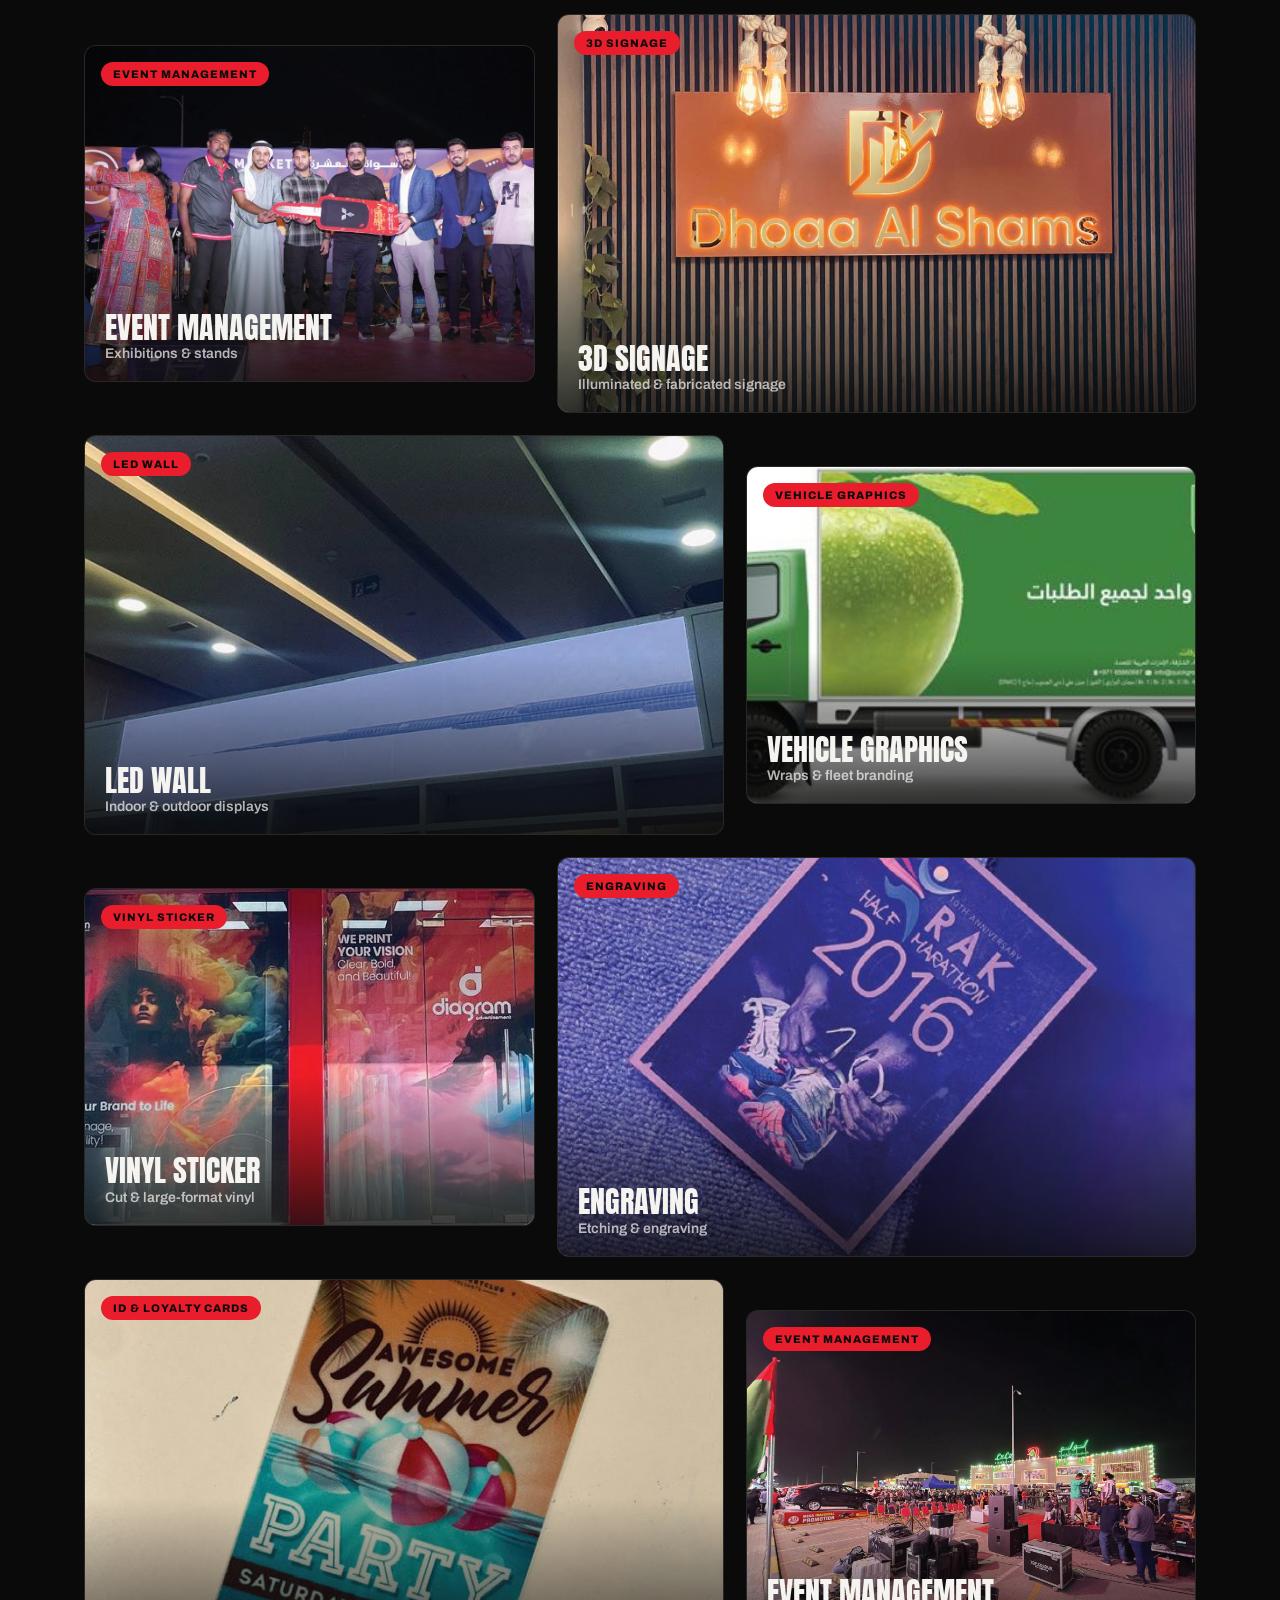
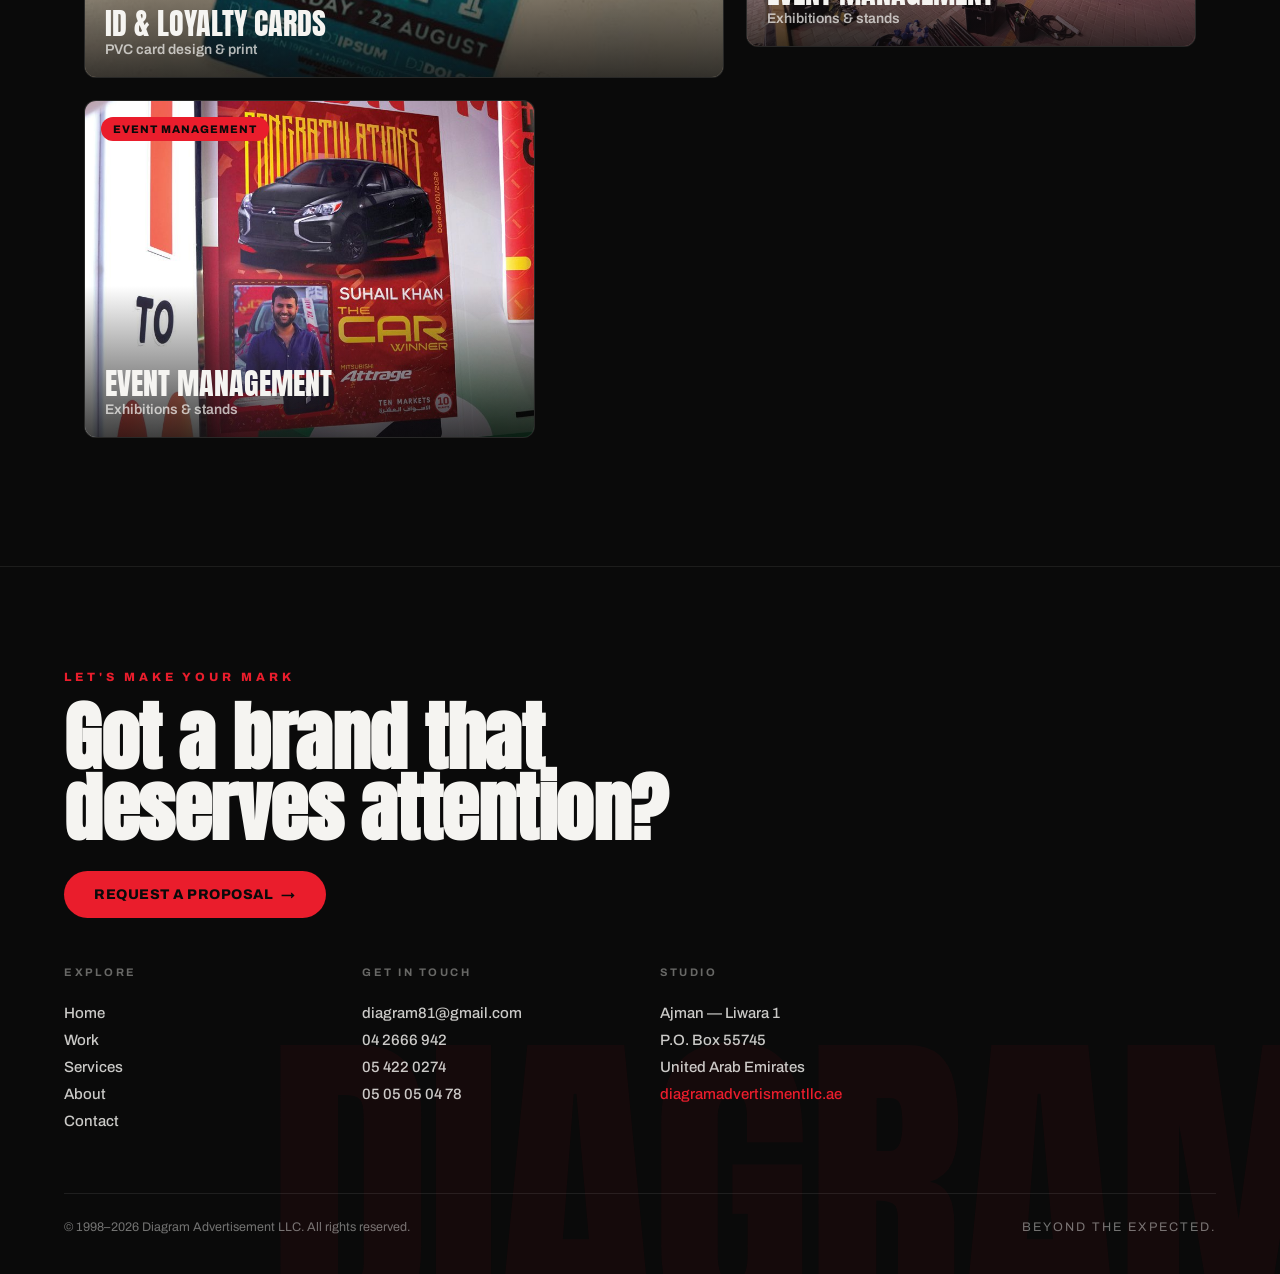
<file: portfolio.html>
<!DOCTYPE html>
<html lang="en">
<head>
<meta charset="utf-8">
<script>document.documentElement.classList.add('reveal-armed')</script>
<title>Work &mdash; Diagram Advertisement</title>
<meta name="description" content="Selected work from Diagram Advertisement: signage, vehicle wraps, LED walls, retail campaigns and printing projects from 2016&ndash;2026.">
<meta name="viewport" content="width=device-width, initial-scale=1">
<link rel="icon" href="assets/logo-mark.png">
<link rel="canonical" href="https://diagramadvertismentllc.ae/portfolio">
<meta property="og:title" content="Work &mdash; Diagram Advertisement">
<meta property="og:description" content="Selected work from Diagram Advertisement: signage, vehicle wraps, LED walls, retail campaigns and printing projects from 2016&ndash;2026.">
<meta property="og:image" content="https://diagramadvertismentllc.ae/assets/og-image.jpg">
<meta property="og:image:width" content="1200">
<meta property="og:image:height" content="630">
<meta property="og:url" content="https://diagramadvertismentllc.ae/portfolio">
<meta property="og:type" content="website">
<meta name="twitter:card" content="summary_large_image">
<meta name="theme-color" content="#0a0a0a">
<link rel="preconnect" href="https://fonts.googleapis.com">
<link rel="preconnect" href="https://fonts.gstatic.com" crossorigin>
<link href="https://fonts.googleapis.com/css2?family=Anton&family=Archivo:wght@400;500;600;700;800;900&display=swap" rel="stylesheet">
<link rel="stylesheet" href="css/style.css">
</head>
<body>
<a class="skip-link" href="#main">Skip to content</a>

<nav class="nav" id="nav">
  <a href="/" class="nav-logo" aria-label="Diagram Advertisement home">
    <span class="nav-badge"><img src="assets/logo-mark.png" alt="Diagram"></span>
    <span class="nav-wordmark" aria-hidden="true"><span class="top anton">DIAGRAM</span><span class="sub">ADVERTISEMENT</span></span>
  </a>
  <button type="button" class="nav-toggle" id="navToggle" aria-label="Open menu" aria-expanded="false" aria-controls="navLinks"><span></span><span></span><span></span></button>
  <div class="nav-links" id="navLinks">
    <a href="/portfolio" class="nav-link active">Work</a>
    <a href="/services" class="nav-link">Services</a>
    <a href="/about" class="nav-link">About</a>
    <a href="/contact" class="btn-pill">Book a Call</a>
  </div>
</nav>

<main id="main">
  <header class="page-hero" style="padding-bottom:clamp(40px,6vw,70px);">
    <div class="kicker" data-reveal>SELECTED WORK &middot; 2016&ndash;2026</div>
    <h1 class="anton" data-reveal>The<br>Portfolio.</h1>
    <p class="lede" data-reveal>Signage that stops traffic. Wraps that move brands. Campaigns that sell. A cross-section of what happens when strategy, print and production live under one roof.</p>
  </header>

  <div class="filters" id="filters" role="tablist" aria-label="Filter work by category"></div>

  <section class="portfolio-grid">
    <div class="grid" id="portfolioGrid"></div>
  </section>
</main>

<footer class="footer">
  <div class="footer-watermark anton" aria-hidden="true">DIAGRAM</div>
  <div class="footer-inner">
    <div class="footer-grid">
      <div class="footer-cta">
        <div class="label">LET'S MAKE YOUR MARK</div>
        <h2 class="anton">Got a brand that deserves attention?</h2>
        <a href="/contact" class="btn-pill large">Request a Proposal <span aria-hidden="true">&#8594;</span></a>
      </div>
      <div class="footer-col">
        <div class="label">EXPLORE</div>
        <a href="/">Home</a>
        <a href="/portfolio">Work</a>
        <a href="/services">Services</a>
        <a href="/about">About</a>
        <a href="/contact">Contact</a>
      </div>
      <div class="footer-col">
        <div class="label">GET IN TOUCH</div>
        <a href="mailto:diagram81@gmail.com">diagram81@gmail.com</a>
        <a href="tel:+97142666942">04 2666 942</a>
        <a href="tel:+9715054220274">05 422 0274</a>
        <span>05 05 05 04 78</span>
      </div>
      <div class="footer-col">
        <div class="label">STUDIO</div>
        <span>Ajman &mdash; Liwara 1</span>
        <span>P.O. Box 55745</span>
        <span>United Arab Emirates</span>
        <span style="color:var(--accent);opacity:1;">diagramadvertismentllc.ae</span>
      </div>
    </div>
    <div class="footer-bottom">
      <span>&copy; 1998&ndash;2026 Diagram Advertisement LLC. All rights reserved.</span>
      <span style="letter-spacing:2px;">BEYOND THE EXPECTED.</span>
    </div>
  </div>
</footer>

<a class="whatsapp-fab" href="https://wa.me/97142666942?text=Hi%20Diagram%20Advertisement%2C%20I%27d%20like%20to%20know%20more%20about%20your%20services." target="_blank" rel="noopener noreferrer" aria-label="Chat with Diagram Advertisement on WhatsApp">
  <svg viewBox="0 0 32 32" xmlns="http://www.w3.org/2000/svg" aria-hidden="true"><path d="M16.004 3C9.376 3 4 8.373 4 15c0 2.34.653 4.527 1.787 6.393L3 29l7.828-2.744A11.94 11.94 0 0 0 16.004 27C22.63 27 28 21.627 28 15S22.63 3 16.004 3Zm0 21.75c-1.97 0-3.8-.57-5.35-1.552l-.383-.24-4.646 1.628 1.55-4.53-.25-.39A9.71 9.71 0 0 1 5.75 15c0-5.65 4.6-10.25 10.254-10.25S26.25 9.35 26.25 15 21.658 24.75 16.004 24.75Zm5.6-7.66c-.307-.154-1.818-.897-2.1-.998-.282-.103-.487-.154-.692.154-.204.307-.792.998-.972 1.203-.179.205-.358.23-.665.077-.307-.154-1.296-.478-2.469-1.523-.912-.813-1.528-1.817-1.707-2.124-.179-.307-.019-.473.135-.626.139-.138.307-.358.46-.538.154-.18.205-.307.307-.512.103-.205.051-.384-.026-.538-.077-.154-.692-1.67-.949-2.287-.25-.6-.505-.519-.692-.529l-.59-.01c-.205 0-.538.077-.82.384-.282.307-1.076 1.05-1.076 2.563s1.102 2.973 1.256 3.178c.154.205 2.17 3.312 5.257 4.644.735.317 1.309.507 1.756.649.738.235 1.41.202 1.941.123.592-.088 1.818-.744 2.075-1.462.256-.717.256-1.332.179-1.462-.076-.13-.281-.205-.588-.359Z"/></svg>
</a>

<script src="js/main.js"></script>
<script src="js/service-images.js"></script>
<script src="js/portfolio.js"></script>
</body>
</html>
</file>
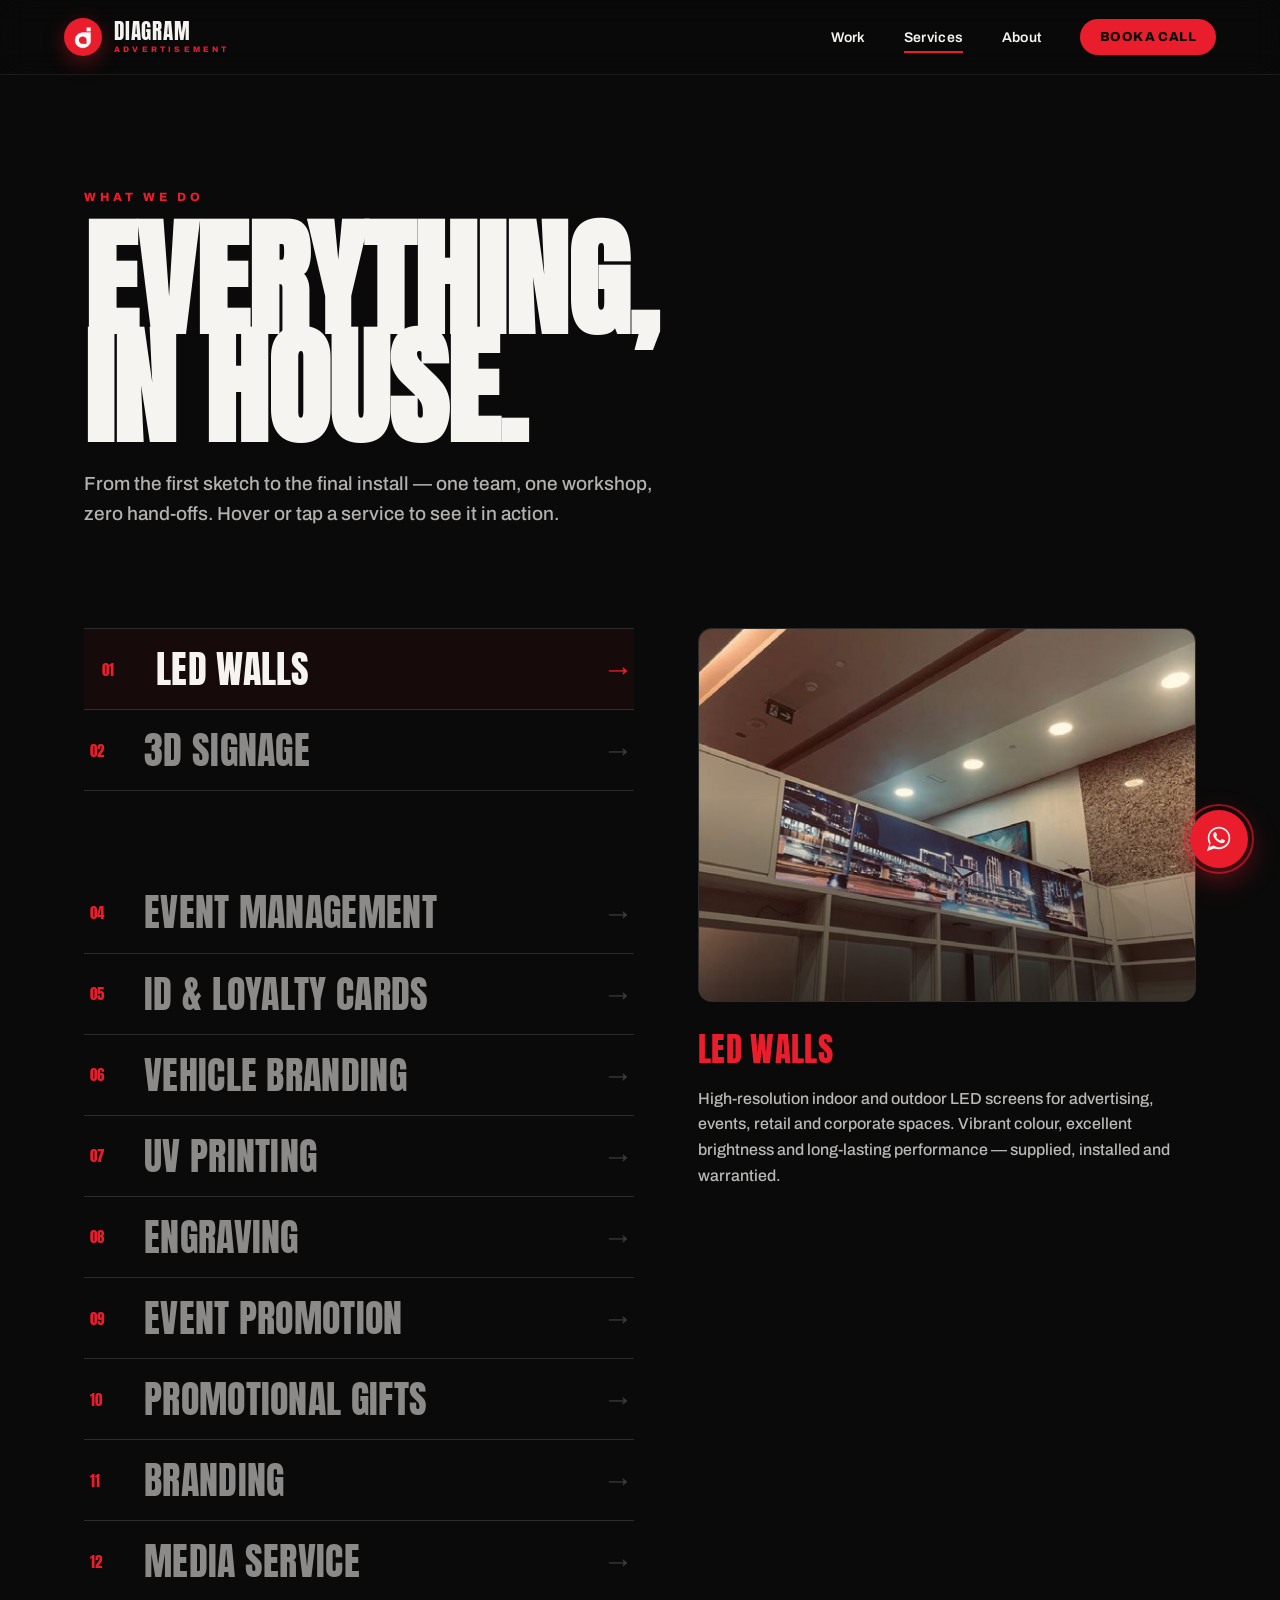
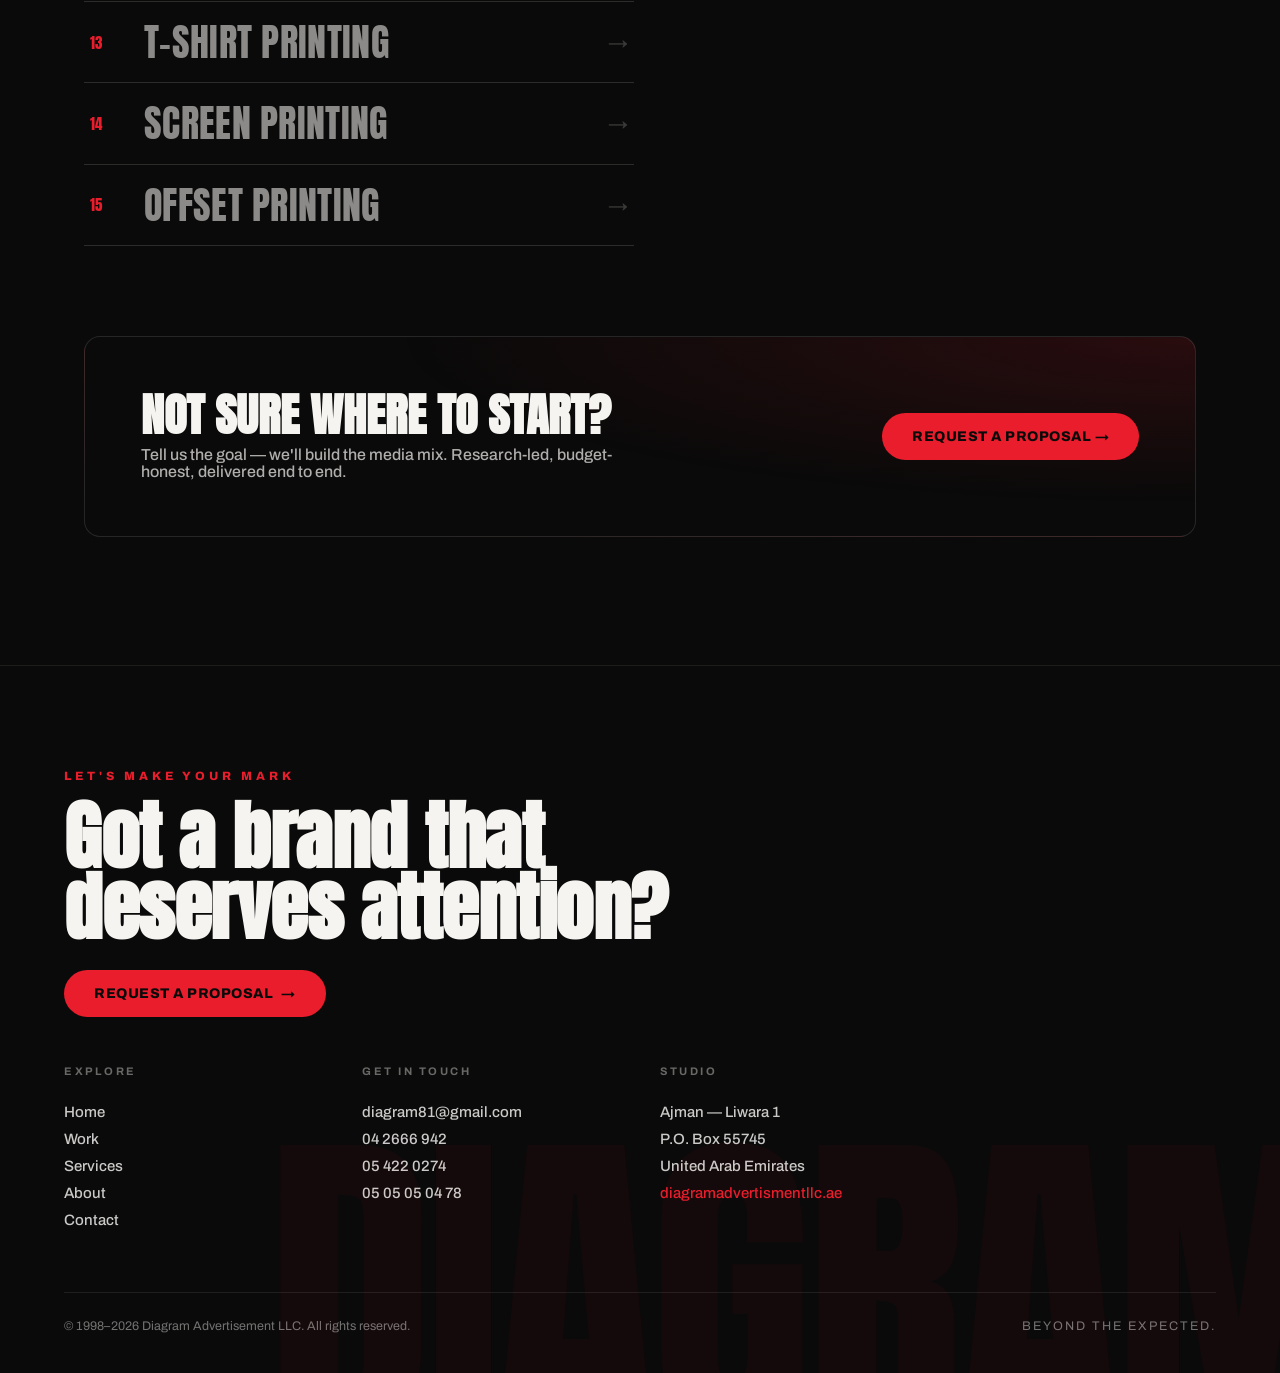
<file: services.html>
<!DOCTYPE html>
<html lang="en">
<head>
<meta charset="utf-8">
<script>document.documentElement.classList.add('reveal-armed')</script>
<title>Services &mdash; Diagram Advertisement</title>
<meta name="description" content="LED walls, 3D signage, vehicle branding, event management, ID &amp; loyalty cards, UV printing, engraving, promotional gifts, branding and offset printing &mdash; all in-house at Diagram Advertisement.">
<meta name="viewport" content="width=device-width, initial-scale=1">
<link rel="icon" href="assets/logo-mark.png">
<link rel="canonical" href="https://diagramadvertismentllc.ae/services">
<meta property="og:title" content="Services &mdash; Diagram Advertisement">
<meta property="og:description" content="LED walls, 3D signage, vehicle branding, event management, ID &amp; loyalty cards, UV printing, engraving, promotional gifts, branding and offset printing &mdash; all in-house at Diagram Advertisement.">
<meta property="og:image" content="https://diagramadvertismentllc.ae/assets/og-image.jpg">
<meta property="og:image:width" content="1200">
<meta property="og:image:height" content="630">
<meta property="og:url" content="https://diagramadvertismentllc.ae/services">
<meta property="og:type" content="website">
<meta name="twitter:card" content="summary_large_image">
<meta name="theme-color" content="#0a0a0a">
<link rel="preconnect" href="https://fonts.googleapis.com">
<link rel="preconnect" href="https://fonts.gstatic.com" crossorigin>
<link href="https://fonts.googleapis.com/css2?family=Anton&family=Archivo:wght@400;500;600;700;800;900&display=swap" rel="stylesheet">
<link rel="stylesheet" href="css/style.css">
</head>
<body>
<a class="skip-link" href="#main">Skip to content</a>

<nav class="nav" id="nav">
  <a href="/" class="nav-logo" aria-label="Diagram Advertisement home">
    <span class="nav-badge"><img src="assets/logo-mark.png" alt="Diagram"></span>
    <span class="nav-wordmark" aria-hidden="true"><span class="top anton">DIAGRAM</span><span class="sub">ADVERTISEMENT</span></span>
  </a>
  <button type="button" class="nav-toggle" id="navToggle" aria-label="Open menu" aria-expanded="false" aria-controls="navLinks"><span></span><span></span><span></span></button>
  <div class="nav-links" id="navLinks">
    <a href="/portfolio" class="nav-link">Work</a>
    <a href="/services" class="nav-link active">Services</a>
    <a href="/about" class="nav-link">About</a>
    <a href="/contact" class="btn-pill">Book a Call</a>
  </div>
</nav>

<main id="main">
  <header class="page-hero" style="padding-bottom:clamp(30px,5vw,60px);">
    <div class="kicker" data-reveal>WHAT WE DO</div>
    <h1 class="anton" data-reveal>Everything,<br>in&nbsp;house.</h1>
    <p class="lede" data-reveal>From the first sketch to the final install &mdash; one team, one workshop, zero hand-offs. Hover or tap a service to see it in action.</p>
  </header>

  <section class="svc-section">
    <div class="svc-layout" id="svcLayout">
      <div class="svc-list" id="svcList"></div>

      <div class="svc-panel" id="svcPanel">
        <div class="thumb">
          <img id="svcImg" src="images/services/led-wall/led-wall-01.jpg" alt="LED Walls">
          <div class="thumb-fade" aria-hidden="true"></div>
        </div>
        <div class="svc-panel-body">
          <div class="t anton" id="svcTitle">LED Walls</div>
          <p id="svcDesc">High-resolution indoor and outdoor LED screens for advertising, events, retail and corporate spaces. Vibrant colour, excellent brightness and long-lasting performance &mdash; supplied, installed and warrantied.</p>
        </div>
      </div>
    </div>

    <div class="cta-box" data-reveal>
      <div class="cta-box-inner">
        <div>
          <h3 class="anton">Not sure where to start?</h3>
          <p>Tell us the goal &mdash; we'll build the media mix. Research-led, budget-honest, delivered end to end.</p>
        </div>
        <a href="/contact" class="btn-pill large">Request a Proposal &#8594;</a>
      </div>
    </div>
  </section>
</main>

<footer class="footer">
  <div class="footer-watermark anton" aria-hidden="true">DIAGRAM</div>
  <div class="footer-inner">
    <div class="footer-grid">
      <div class="footer-cta">
        <div class="label">LET'S MAKE YOUR MARK</div>
        <h2 class="anton">Got a brand that deserves attention?</h2>
        <a href="/contact" class="btn-pill large">Request a Proposal <span aria-hidden="true">&#8594;</span></a>
      </div>
      <div class="footer-col">
        <div class="label">EXPLORE</div>
        <a href="/">Home</a>
        <a href="/portfolio">Work</a>
        <a href="/services">Services</a>
        <a href="/about">About</a>
        <a href="/contact">Contact</a>
      </div>
      <div class="footer-col">
        <div class="label">GET IN TOUCH</div>
        <a href="mailto:diagram81@gmail.com">diagram81@gmail.com</a>
        <a href="tel:+97142666942">04 2666 942</a>
        <a href="tel:+9715054220274">05 422 0274</a>
        <span>05 05 05 04 78</span>
      </div>
      <div class="footer-col">
        <div class="label">STUDIO</div>
        <span>Ajman &mdash; Liwara 1</span>
        <span>P.O. Box 55745</span>
        <span>United Arab Emirates</span>
        <span style="color:var(--accent);opacity:1;">diagramadvertismentllc.ae</span>
      </div>
    </div>
    <div class="footer-bottom">
      <span>&copy; 1998&ndash;2026 Diagram Advertisement LLC. All rights reserved.</span>
      <span style="letter-spacing:2px;">BEYOND THE EXPECTED.</span>
    </div>
  </div>
</footer>

<a class="whatsapp-fab" href="https://wa.me/97142666942?text=Hi%20Diagram%20Advertisement%2C%20I%27d%20like%20to%20know%20more%20about%20your%20services." target="_blank" rel="noopener noreferrer" aria-label="Chat with Diagram Advertisement on WhatsApp">
  <svg viewBox="0 0 32 32" xmlns="http://www.w3.org/2000/svg" aria-hidden="true"><path d="M16.004 3C9.376 3 4 8.373 4 15c0 2.34.653 4.527 1.787 6.393L3 29l7.828-2.744A11.94 11.94 0 0 0 16.004 27C22.63 27 28 21.627 28 15S22.63 3 16.004 3Zm0 21.75c-1.97 0-3.8-.57-5.35-1.552l-.383-.24-4.646 1.628 1.55-4.53-.25-.39A9.71 9.71 0 0 1 5.75 15c0-5.65 4.6-10.25 10.254-10.25S26.25 9.35 26.25 15 21.658 24.75 16.004 24.75Zm5.6-7.66c-.307-.154-1.818-.897-2.1-.998-.282-.103-.487-.154-.692.154-.204.307-.792.998-.972 1.203-.179.205-.358.23-.665.077-.307-.154-1.296-.478-2.469-1.523-.912-.813-1.528-1.817-1.707-2.124-.179-.307-.019-.473.135-.626.139-.138.307-.358.46-.538.154-.18.205-.307.307-.512.103-.205.051-.384-.026-.538-.077-.154-.692-1.67-.949-2.287-.25-.6-.505-.519-.692-.529l-.59-.01c-.205 0-.538.077-.82.384-.282.307-1.076 1.05-1.076 2.563s1.102 2.973 1.256 3.178c.154.205 2.17 3.312 5.257 4.644.735.317 1.309.507 1.756.649.738.235 1.41.202 1.941.123.592-.088 1.818-.744 2.075-1.462.256-.717.256-1.332.179-1.462-.076-.13-.281-.205-.588-.359Z"/></svg>
</a>

<script src="js/main.js"></script>
<script src="js/service-images.js"></script>
<script src="js/services.js"></script>
</body>
</html>
</file>
<file: css/style.css>
/* Diagram Advertisement — production stylesheet */

:root{
  --bg:#0a0a0a;
  --fg:#f5f4f1;
  --accent:#EA1D2C;
  --accent-hover:#ff3b4e;
}

*{margin:0;padding:0;box-sizing:border-box}
html{scroll-behavior:smooth}
body{
  background:var(--bg);
  color:var(--fg);
  font-family:Archivo,sans-serif;
  -webkit-font-smoothing:antialiased;
  overflow-x:hidden;
}
img{max-width:100%;display:block}
a{color:var(--accent);text-decoration:none}
a:hover{color:var(--accent-hover)}
button{font-family:Archivo,sans-serif}

.anton{font-family:Anton,sans-serif}

@keyframes dg-marquee{from{transform:translateX(0)}to{transform:translateX(-50%)}}
@keyframes dg-pulse{0%,100%{opacity:.5}50%{opacity:.9}}
@keyframes dg-float{0%,100%{transform:translateY(0)}50%{transform:translateY(-14px)}}

/* ---------- reveal-on-scroll ----------
   Elements are only hidden once JS confirms it can reveal them again
   (html.reveal-armed, set by an inline script in <head>). Without JS
   — or if it errors — content stays fully visible by default. */
.reveal-armed [data-reveal]{opacity:0;transform:translateY(28px);transition:opacity .75s cubic-bezier(.2,.7,.2,1),transform .75s cubic-bezier(.2,.7,.2,1)}
[data-reveal].is-visible{opacity:1;transform:none}

/* ---------- NAV ---------- */
.nav{
  position:fixed;top:0;left:0;right:0;z-index:1000;
  display:flex;align-items:center;justify-content:space-between;
  padding:18px clamp(20px,5vw,64px);
  background:rgba(10,10,10,0.35);
  backdrop-filter:blur(14px);
  border-bottom:1px solid rgba(245,244,241,0.08);
  transition:background .4s ease;
}
.nav.scrolled{background:rgba(10,10,10,0.82)}
.nav-logo{display:flex;align-items:center;gap:12px}
.nav-badge{
  width:38px;height:38px;border-radius:50%;background:var(--accent);
  display:grid;place-items:center;box-shadow:0 6px 20px rgba(234,29,44,0.35);
  overflow:hidden;flex-shrink:0;
}
.nav-badge img{width:23px;height:23px;object-fit:contain}
.nav-wordmark{display:flex;flex-direction:column;line-height:1}
.nav-wordmark .top{font-size:21px;letter-spacing:.8px;color:var(--fg)}
.nav-wordmark .sub{font-size:8px;letter-spacing:3.2px;color:var(--accent);font-weight:800;margin-top:4px}
.nav-links{display:flex;align-items:center;gap:clamp(18px,3vw,40px)}
.nav-link{position:relative;font-size:14px;font-weight:600;letter-spacing:.3px;color:var(--fg);padding:6px 0}
.nav-link:hover{color:var(--fg)}
.nav-link.active::after{content:'';position:absolute;left:0;bottom:-2px;width:100%;height:2px;background:var(--accent)}
.btn-pill{
  display:inline-flex;align-items:center;gap:8px;font-size:13px;font-weight:800;
  letter-spacing:.5px;text-transform:uppercase;color:var(--bg);background:var(--accent);
  padding:11px 20px;border-radius:100px;transition:transform .25s ease,box-shadow .25s ease;
}
.btn-pill:hover{color:var(--bg);transform:translateY(-2px);box-shadow:0 10px 26px rgba(234,29,44,0.45)}
.btn-pill.large{padding:16px 30px;font-size:14px}

.btn-outline{
  display:inline-flex;align-items:center;gap:10px;font-size:14px;font-weight:800;letter-spacing:.5px;
  text-transform:uppercase;color:var(--fg);border:1px solid rgba(245,244,241,0.25);padding:16px 30px;
  border-radius:100px;transition:.25s;
}
.btn-outline:hover{color:var(--fg);border-color:var(--fg);background:rgba(245,244,241,0.06)}

.nav-toggle{display:none;background:none;border:0;cursor:pointer;padding:8px;flex-direction:column;gap:5px}
.nav-toggle span{display:block;width:22px;height:2px;background:var(--fg);border-radius:1px;transition:transform .3s ease,opacity .3s ease}
.nav.menu-open .nav-toggle span:nth-child(1){transform:translateY(7px) rotate(45deg)}
.nav.menu-open .nav-toggle span:nth-child(2){opacity:0}
.nav.menu-open .nav-toggle span:nth-child(3){transform:translateY(-7px) rotate(-45deg)}
@media (max-width: 640px){
  .nav-toggle{display:flex}
  .nav-links{
    position:absolute;top:100%;left:0;right:0;
    flex-direction:column;align-items:flex-start;gap:2px;
    padding:8px clamp(20px,5vw,64px) 22px;
    background:rgba(10,10,10,0.96);backdrop-filter:blur(14px);
    border-bottom:1px solid rgba(245,244,241,0.08);
    display:none;
  }
  .nav.menu-open .nav-links{display:flex}
  .nav-links .nav-link{font-size:17px;padding:11px 0;width:100%}
  .nav-links .btn-pill{margin-top:10px}
}

/* ---------- HERO (home) ---------- */
.hero{
  position:relative;min-height:100vh;display:flex;align-items:center;
  padding:120px clamp(20px,5vw,64px) 60px;overflow:hidden;
}
.hero-glow{position:absolute;inset:0;background:radial-gradient(120% 90% at 80% 20%,rgba(234,29,44,0.16),transparent 55%);z-index:0}
.hero-img-wrap{
  position:absolute;top:16%;right:clamp(20px,6vw,90px);width:min(42vw,520px);aspect-ratio:1/1;
  border-radius:8px;overflow:hidden;z-index:1;animation:dg-float 7s ease-in-out infinite;
}
.hero-img-wrap img{width:100%;height:100%;object-fit:cover;filter:grayscale(1) contrast(1.05)}
.hero-img-tint{position:absolute;inset:0;background:linear-gradient(200deg,rgba(234,29,44,0.35),rgba(10,10,10,0.25));mix-blend-mode:multiply}
.hero-img-border{position:absolute;inset:0;border:1px solid rgba(245,244,241,0.12);border-radius:8px}
.hero-content{position:relative;z-index:2;max-width:1000px}
.eyebrow{
  display:inline-flex;align-items:center;gap:10px;padding:8px 16px;border:1px solid rgba(245,244,241,0.18);
  border-radius:100px;font-size:12px;letter-spacing:2.5px;font-weight:700;margin-bottom:30px;
}
.eyebrow-dot{width:7px;height:7px;border-radius:50%;background:var(--accent);animation:dg-pulse 2s infinite}
.hero h1{font-size:clamp(52px,10.5vw,150px);line-height:.86;letter-spacing:-1px;text-transform:uppercase}
.hero-line{display:block;overflow:hidden}
.hero-line > span{display:block;transform:translateY(105%);transition:transform .9s cubic-bezier(.2,.8,.2,1)}
.hero p.lede{max-width:560px;margin:30px 0 40px;font-size:clamp(16px,1.7vw,20px);line-height:1.55;color:rgba(245,244,241,0.72);font-weight:500}
.hero-ctas{display:flex;flex-wrap:wrap;gap:16px}

.page-hero{padding:clamp(130px,15vw,190px) clamp(20px,5vw,64px) clamp(30px,5vw,60px);max-width:1240px;margin:0 auto}
.page-hero .kicker{font-size:12px;letter-spacing:4px;color:var(--accent);font-weight:800;margin-bottom:22px}
.page-hero h1{font-size:clamp(48px,10vw,140px);line-height:.84;letter-spacing:-1px;text-transform:uppercase}
.page-hero p.lede{max-width:600px;margin-top:28px;font-size:clamp(16px,1.6vw,19px);line-height:1.6;color:rgba(245,244,241,0.72);font-weight:500}

/* ---------- MARQUEE ---------- */
.marquee{
  border-top:1px solid rgba(245,244,241,0.1);border-bottom:1px solid rgba(245,244,241,0.1);
  background:var(--accent);padding:16px 0;overflow:hidden;white-space:nowrap;
}
.marquee-track{display:inline-flex;animation:dg-marquee 34s linear infinite;will-change:transform}
.marquee-track span{font-size:26px;color:var(--bg);letter-spacing:.5px;text-transform:uppercase}

/* ---------- SECTION SHARED ---------- */
.section{padding:clamp(72px,11vw,150px) clamp(20px,5vw,64px);max-width:1280px;margin:0 auto}
.section-tag{display:flex;align-items:center;gap:14px;margin-bottom:34px}
.section-tag .bar{width:44px;height:2px;background:var(--accent)}
.section-tag .label{font-size:12px;letter-spacing:4px;color:var(--accent);font-weight:800}
.section h2{font-size:clamp(32px,5.6vw,84px);line-height:1;letter-spacing:-1px;text-transform:uppercase}

/* WHO WE ARE */
.who-section{position:relative;overflow:hidden}
.who-watermark{
  position:absolute;top:clamp(40px,7vw,90px);right:clamp(-10px,2vw,40px);
  font-size:clamp(90px,17vw,240px);line-height:.8;color:rgba(245,244,241,0.04);
  pointer-events:none;user-select:none;letter-spacing:-4px;
}
.who-copy{display:grid;grid-template-columns:repeat(auto-fit,minmax(280px,1fr));gap:clamp(24px,4vw,60px);margin-top:clamp(34px,4vw,52px);max-width:940px}
.who-copy p{font-size:16.5px;line-height:1.66;color:rgba(245,244,241,0.72);font-weight:500}
.stats{display:flex;flex-wrap:wrap;margin-top:clamp(46px,6vw,84px);border-top:1px solid rgba(245,244,241,0.16)}
.stat{flex:1 1 150px;padding:30px 30px 8px 0}
.stat .bar{display:block;width:26px;height:3px;background:var(--accent);margin-bottom:18px}
.stat .num{font-size:clamp(40px,5.4vw,72px);line-height:.9}
.stat .lbl{font-size:13.5px;color:rgba(245,244,241,0.6);font-weight:600;margin-top:12px}

/* SERVICES FILMSTRIP (home) */
.services-head{
  max-width:1280px;margin:0 auto;padding:0 clamp(20px,5vw,64px);display:flex;flex-wrap:wrap;
  justify-content:space-between;align-items:flex-end;gap:20px;margin-bottom:clamp(30px,4vw,48px);
}
.services-head h2{font-size:clamp(34px,5vw,68px);line-height:.94;letter-spacing:-.5px;text-transform:uppercase}
.link-underline{font-size:14px;font-weight:800;letter-spacing:.5px;text-transform:uppercase;border-bottom:2px solid var(--accent);padding-bottom:4px;color:var(--fg)}
.link-underline:hover{color:var(--fg)}

.filmstrip{display:flex;gap:20px;overflow-x:auto;padding:6px clamp(20px,5vw,64px) 22px;scroll-snap-type:x mandatory;scroll-padding-inline:clamp(20px,5vw,64px);scrollbar-width:none;cursor:grab}
.filmstrip::-webkit-scrollbar{display:none}
.filmstrip.dragging{cursor:grabbing}
.filmstrip-card{scroll-snap-align:start;flex:0 0 clamp(250px,30vw,330px);text-decoration:none;color:var(--fg)}
.filmstrip-card .thumb{position:relative;aspect-ratio:4/5;border-radius:14px;overflow:hidden;background:#161616;border:1px solid rgba(245,244,241,0.08)}
.filmstrip-card img{width:100%;height:100%;object-fit:cover;filter:grayscale(.45);transition:transform .6s cubic-bezier(.2,.7,.2,1),filter .5s ease}
.filmstrip-card:hover img{transform:scale(1.05);filter:grayscale(0)}
.filmstrip-card .rot-img{position:absolute;inset:0;opacity:0;transition:opacity .9s ease,filter .5s ease}
.filmstrip-card .rot-img.show{opacity:1}
.thumb-fade{position:absolute;inset:0;background:linear-gradient(to top,rgba(10,10,10,0.9),rgba(10,10,10,0.05) 55%)}
.thumb-num{position:absolute;top:16px;left:16px;font-size:14px;color:var(--accent);background:rgba(10,10,10,0.55);border:1px solid rgba(245,244,241,0.18);width:36px;height:36px;border-radius:50%;display:grid;place-items:center}
.thumb-info{position:absolute;left:20px;right:20px;bottom:20px}
.thumb-info .t{font-size:23px;text-transform:uppercase;line-height:1}
.thumb-info .s{font-size:13px;color:rgba(245,244,241,0.62);font-weight:500;margin-top:7px}
.drag-hint{font-size:11px;letter-spacing:2px;color:rgba(245,244,241,0.38);font-weight:700}
.strip-nav{max-width:1280px;margin:0 auto;padding:6px clamp(20px,5vw,64px) 0;display:flex;justify-content:space-between;align-items:center;gap:20px}
.strip-arrows{display:flex;gap:10px}
.strip-arrow{width:42px;height:42px;border-radius:50%;border:1px solid rgba(245,244,241,0.22);background:transparent;color:var(--fg);font-size:18px;line-height:1;cursor:pointer;display:grid;place-items:center;transition:background .25s,border-color .25s,opacity .25s}
.strip-arrow:hover{background:var(--accent);border-color:var(--accent)}
.strip-arrow:disabled{opacity:.3;cursor:default;background:transparent;border-color:rgba(245,244,241,0.22)}

/* WORK PREVIEW (light section on home) */
.work-preview{padding:clamp(70px,10vw,130px) clamp(20px,5vw,64px);background:var(--fg);color:var(--bg)}
.work-preview .inner{max-width:1240px;margin:0 auto}
.work-preview-head{display:flex;flex-wrap:wrap;justify-content:space-between;align-items:flex-end;gap:20px;margin-bottom:48px}
.work-preview-head h2{font-size:clamp(34px,5vw,68px);line-height:.94;letter-spacing:-.5px;color:var(--bg)}
.work-preview .link-underline{color:var(--bg)}
.work-grid{display:grid;grid-template-columns:repeat(auto-fit,minmax(280px,1fr));gap:24px}
.work-card{display:block;text-decoration:none;color:var(--bg)}
.work-card .thumb{position:relative;aspect-ratio:4/3;border-radius:10px;overflow:hidden;background:#e2e0db}
.work-card img{width:100%;height:100%;object-fit:cover;transition:transform .6s cubic-bezier(.2,.7,.2,1)}
.work-card:hover img{transform:scale(1.06)}
.work-tag{position:absolute;top:14px;left:14px;background:var(--accent);color:var(--bg);font-size:11px;font-weight:800;letter-spacing:1px;text-transform:uppercase;padding:6px 12px;border-radius:100px}
.work-card .t{font-size:24px;text-transform:uppercase;margin-top:16px}
.work-card .s{font-size:14px;color:rgba(10,10,10,0.55);font-weight:600;margin-top:2px}

/* CLIENTS */
.clients{padding:clamp(56px,8vw,100px) clamp(20px,5vw,64px);border-bottom:1px solid rgba(245,244,241,0.08)}
.clients .inner{max-width:1240px;margin:0 auto;text-align:center}
.clients .label{font-size:12px;letter-spacing:4px;color:var(--accent);font-weight:800;margin-bottom:34px}
.clients-row{display:flex;flex-wrap:wrap;justify-content:center;gap:clamp(24px,5vw,64px);align-items:center}
.clients-row span{font-size:clamp(20px,2.4vw,30px);color:rgba(245,244,241,0.4);letter-spacing:.5px;text-transform:uppercase;transition:color .3s}
.clients-row span:hover{color:var(--fg)}
.clients-grid{display:grid;grid-template-columns:repeat(auto-fill,minmax(150px,1fr));gap:clamp(12px,1.5vw,20px)}
.client-logo{background:#fff;border-radius:12px;padding:18px;display:flex;align-items:center;justify-content:center;aspect-ratio:4/3;filter:grayscale(1);opacity:.75;transition:filter .3s,opacity .3s,transform .3s}
.client-logo:hover{filter:grayscale(0);opacity:1;transform:translateY(-3px)}
.client-logo img{max-width:100%;max-height:100%;object-fit:contain}

/* FOOTER */
.footer{background:var(--bg);color:var(--fg);padding:clamp(56px,8vw,110px) clamp(20px,5vw,64px) 40px;border-top:1px solid rgba(245,244,241,0.08);position:relative;overflow:hidden}
.footer-watermark{position:absolute;right:-6vw;bottom:-4vw;font-size:clamp(140px,26vw,420px);line-height:.8;color:rgba(234,29,44,0.05);pointer-events:none;user-select:none;letter-spacing:-6px}
.footer-inner{position:relative;max-width:1240px;margin:0 auto}
.footer-grid{display:grid;grid-template-columns:repeat(auto-fit,minmax(210px,1fr));gap:48px 40px}
.footer-cta{grid-column:1/-1;max-width:640px}
.footer-cta .label{font-size:12px;letter-spacing:4px;color:var(--accent);font-weight:800;margin-bottom:18px}
.footer-cta h2{font-size:clamp(38px,6vw,76px);line-height:.94;margin:0 0 26px;letter-spacing:-.5px}
.footer-col .label{font-size:11px;letter-spacing:2.5px;color:rgba(245,244,241,0.4);font-weight:700;margin-bottom:16px}
.footer-col{display:flex;flex-direction:column;gap:11px;font-size:15px;font-weight:500}
.footer-col a{color:var(--fg);opacity:.82;transition:.2s}
.footer-col a:hover{opacity:1;color:var(--accent)}
.footer-col span{opacity:.82}
.footer-bottom{margin-top:64px;padding-top:26px;border-top:1px solid rgba(245,244,241,0.09);display:flex;flex-wrap:wrap;gap:14px;justify-content:space-between;align-items:center;font-size:12.5px;color:rgba(245,244,241,0.45)}

/* ---------- ABOUT ---------- */
.story{max-width:1240px;margin:0 auto;padding:0 clamp(20px,5vw,64px) clamp(60px,9vw,120px)}
.story-grid{display:grid;grid-template-columns:repeat(auto-fit,minmax(300px,1fr));gap:clamp(36px,6vw,80px);align-items:start}
.story-grid h2{font-size:clamp(28px,3.4vw,46px);line-height:1;letter-spacing:-.5px;margin-bottom:24px}
.story-grid p{font-size:17px;line-height:1.66;color:rgba(245,244,241,0.74);font-weight:500}
.story-copy{display:flex;flex-direction:column;gap:18px}

.values{background:var(--accent);color:var(--bg);padding:clamp(60px,9vw,120px) clamp(20px,5vw,64px)}
.values .inner{max-width:1240px;margin:0 auto}
.values h2{font-size:clamp(30px,4.6vw,64px);line-height:.95;text-transform:uppercase;margin-bottom:50px}
.values-grid{display:grid;grid-template-columns:repeat(auto-fit,minmax(220px,1fr));gap:1px;background:rgba(10,10,10,0.15);border:1px solid rgba(10,10,10,0.15)}
.value-card{background:var(--accent);padding:34px 26px;min-height:230px;display:flex;flex-direction:column}
.value-card .num{font-size:34px}
.value-card .t{font-size:22px;text-transform:uppercase;margin:16px 0 12px;line-height:1}
.value-card .d{font-size:14.5px;line-height:1.5;font-weight:600;color:rgba(10,10,10,0.78)}

.timeline{max-width:1100px;margin:0 auto;padding:clamp(70px,10vw,130px) clamp(20px,5vw,64px)}
.timeline > .label{font-size:12px;letter-spacing:4px;color:var(--accent);font-weight:800;margin-bottom:40px;text-align:center}
.timeline-item{display:grid;grid-template-columns:140px 1fr;gap:28px;padding:28px 0;border-bottom:1px solid rgba(245,244,241,0.12);align-items:baseline}
.timeline-item .year{font-size:clamp(30px,3.4vw,44px);color:var(--accent)}
.timeline-item .t{font-size:clamp(20px,2.2vw,26px);text-transform:uppercase;margin-bottom:8px}
.timeline-item .d{font-size:15.5px;line-height:1.55;color:rgba(245,244,241,0.68);font-weight:500}

.team{max-width:1240px;margin:0 auto;padding:0 clamp(20px,5vw,64px) clamp(70px,10vw,130px)}
.team-head{display:flex;flex-wrap:wrap;justify-content:space-between;align-items:flex-end;gap:20px;margin-bottom:44px}
.team-head h2{font-size:clamp(34px,5vw,66px);line-height:.94;letter-spacing:-.5px}
.team-head p{max-width:360px;font-size:15.5px;line-height:1.55;color:rgba(245,244,241,0.65);font-weight:500}
.team-grid{display:grid;grid-template-columns:repeat(auto-fit,minmax(220px,1fr));gap:22px}
.team-photo{
  aspect-ratio:3/4;border-radius:12px;border:1px solid rgba(245,244,241,0.1);display:grid;place-items:center;
  position:relative;overflow:hidden;
  background-image:repeating-linear-gradient(45deg,rgba(245,244,241,0.05) 0 10px,rgba(245,244,241,0.02) 10px 20px);
}
.team-photo span{font-family:'SF Mono',ui-monospace,monospace;font-size:11px;letter-spacing:1px;color:rgba(245,244,241,0.4);text-align:center;padding:0 20px}
.team-card .name{font-size:22px;text-transform:uppercase;margin-top:14px}
.team-card .title{font-size:14px;color:var(--accent);font-weight:700;margin-top:2px}

/* ---------- PORTFOLIO ---------- */
.filters{max-width:1240px;margin:0 auto;padding:0 clamp(20px,5vw,64px);display:flex;flex-wrap:wrap;gap:12px;margin-bottom:40px}
.filter-btn{cursor:pointer;font-size:13px;font-weight:700;letter-spacing:.5px;text-transform:uppercase;padding:11px 20px;border-radius:100px;border:1px solid rgba(245,244,241,0.2);background:transparent;color:var(--fg);transition:.2s}
.filter-btn.active{background:var(--accent);color:var(--bg);border-color:var(--accent)}
.portfolio-grid{max-width:1240px;margin:0 auto;padding:0 clamp(20px,5vw,64px) clamp(70px,10vw,130px)}
.portfolio-grid .grid{display:grid;grid-template-columns:repeat(12,1fr);gap:22px}
.portfolio-card{display:block;color:var(--fg);text-decoration:none;background:none;border:0;padding:0;margin:0;text-align:left;font:inherit;cursor:pointer;width:100%}
.portfolio-card .thumb{position:relative;border-radius:12px;overflow:hidden;background:#161616;border:1px solid rgba(245,244,241,0.08)}
.portfolio-card img{width:100%;height:100%;object-fit:cover;transition:transform .7s cubic-bezier(.2,.7,.2,1)}
.portfolio-card:hover img{transform:scale(1.05)}
.thumb-shade{position:absolute;inset:0;background:linear-gradient(to top,rgba(10,10,10,0.78) 0%,transparent 45%)}
.portfolio-card .cat{position:absolute;top:16px;left:16px;background:var(--accent);color:var(--bg);font-size:11px;font-weight:800;letter-spacing:1px;text-transform:uppercase;padding:6px 12px;border-radius:100px}
.portfolio-card .info{position:absolute;left:20px;right:20px;bottom:20px}
.portfolio-card .info .t{font-size:clamp(22px,2.4vw,30px);text-transform:uppercase;line-height:.98}
.portfolio-card .info .s{font-size:14px;color:rgba(245,244,241,0.72);font-weight:600;margin-top:4px}
@media (max-width:820px){ .portfolio-grid .grid{grid-template-columns:1fr} .portfolio-card{grid-column:span 1 !important} }

/* Lightbox */
.lightbox{position:fixed;inset:0;z-index:2000;background:rgba(10,10,10,0.94);backdrop-filter:blur(10px);display:flex;align-items:center;justify-content:center;gap:clamp(10px,2vw,28px);padding:clamp(16px,3vw,40px)}
.lightbox[hidden]{display:none}
.lb-figure{margin:0;max-width:min(1100px,84vw);display:flex;flex-direction:column;align-items:center;gap:18px}
.lb-img{max-width:100%;max-height:76vh;object-fit:contain;border-radius:10px;border:1px solid rgba(245,244,241,0.12)}
.lb-caption{display:flex;align-items:baseline;gap:14px;flex-wrap:wrap;justify-content:center}
.lb-cat{background:var(--accent);color:var(--bg);font-size:11px;font-weight:800;letter-spacing:1px;text-transform:uppercase;padding:5px 12px;border-radius:100px}
.lb-title{font-size:clamp(18px,2.2vw,26px);text-transform:uppercase;color:var(--fg)}
.lb-sub{font-size:14px;color:rgba(245,244,241,0.6);font-weight:600}
.lb-btn{width:46px;height:46px;border-radius:50%;border:1px solid rgba(245,244,241,0.25);background:rgba(10,10,10,0.5);color:var(--fg);font-size:20px;line-height:1;cursor:pointer;display:grid;place-items:center;flex-shrink:0;transition:background .25s,border-color .25s}
.lb-btn:hover{background:var(--accent);border-color:var(--accent)}
.lb-close{position:absolute;top:clamp(14px,2.5vw,28px);right:clamp(14px,2.5vw,28px);font-size:26px}
@media (max-width:640px){
  .lightbox{gap:8px;padding:12px}
  .lb-prev{position:absolute;left:10px;bottom:14px}
  .lb-next{position:absolute;right:10px;bottom:14px}
  .lb-img{max-height:66vh}
}

/* ---------- SERVICES ---------- */
.svc-section{max-width:1240px;margin:0 auto;padding:clamp(20px,3vw,40px) clamp(20px,5vw,64px) clamp(70px,10vw,130px)}
.svc-layout{display:grid;grid-template-columns:1.05fr .95fr;gap:clamp(30px,5vw,70px);align-items:start}
.svc-list{border-top:1px solid rgba(245,244,241,0.14)}
.svc-row{cursor:pointer;display:flex;align-items:center;gap:20px;padding:22px 6px;border-bottom:1px solid rgba(245,244,241,0.14);transition:padding-left .3s,background .3s;background:transparent}
.svc-row.active{background:rgba(234,29,44,0.06);padding-left:18px}
.svc-row .num{font-size:15px;color:var(--accent);min-width:34px}
.svc-row .title{font-size:clamp(22px,3vw,38px);text-transform:uppercase;letter-spacing:.3px;line-height:.95;color:rgba(245,244,241,0.55);transition:color .3s}
.svc-row.active .title{color:var(--fg)}
.svc-row .arrow{margin-left:auto;font-size:20px;color:rgba(245,244,241,0.2);transition:.3s}
.svc-row.active .arrow{color:var(--accent)}
.svc-panel{position:sticky;top:100px}
.svc-panel .thumb{position:relative;aspect-ratio:4/3;border-radius:14px;overflow:hidden;background:#161616;border:1px solid rgba(245,244,241,0.1)}
.svc-panel img{width:100%;height:100%;object-fit:cover;transition:opacity .45s ease}
.svc-panel .thumb-fade{position:absolute;inset:0;background:linear-gradient(to top,rgba(10,10,10,0.6),transparent 55%)}
.svc-panel-body{margin-top:22px}
.svc-panel-body .t{font-size:clamp(24px,2.6vw,34px);text-transform:uppercase;letter-spacing:.3px;color:var(--accent);margin-bottom:12px}
.svc-panel-body p{font-size:16px;line-height:1.62;color:rgba(245,244,241,0.75);font-weight:500}
@media (max-width:860px){
  .svc-layout{grid-template-columns:1fr}
  .svc-panel{position:static;margin:18px 0 26px}
  .svc-panel .thumb{aspect-ratio:16/10}
  .svc-panel-body{margin-top:16px}
}

.cta-box{margin-top:clamp(50px,8vw,90px);border:1px solid rgba(245,244,241,0.12);border-radius:16px;padding:clamp(32px,5vw,56px);background:radial-gradient(120% 140% at 100% 0%,rgba(234,29,44,0.14),transparent 60%)}
.cta-box-inner{display:flex;flex-wrap:wrap;gap:24px;justify-content:space-between;align-items:center}
.cta-box h3{font-size:clamp(28px,3.6vw,48px);text-transform:uppercase;line-height:.95}
.cta-box p{font-size:16px;color:rgba(245,244,241,0.7);font-weight:500;margin-top:10px;max-width:520px}

/* ---------- CONTACT ---------- */
input,select,textarea{font-family:Archivo,sans-serif;width:100%;background:transparent;border:none;border-bottom:1px solid rgba(245,244,241,0.2);color:var(--fg);font-size:16px;font-weight:500;padding:14px 2px;outline:none;transition:border-color .25s}
input:focus,select:focus,textarea:focus{border-color:var(--accent)}
input::placeholder,textarea::placeholder{color:rgba(245,244,241,0.35)}
select option{background:#141414;color:var(--fg)}
label{font-size:11px;letter-spacing:2px;font-weight:700;color:rgba(245,244,241,0.5);text-transform:uppercase;display:block;margin-bottom:6px}
.field{display:flex;flex-direction:column;gap:6px}
.field-row{display:grid;grid-template-columns:1fr 1fr;gap:22px}
@media (max-width:480px){ .field-row{grid-template-columns:1fr} }

.contact-section{max-width:1240px;margin:0 auto;padding:0 clamp(20px,5vw,64px) clamp(70px,10vw,130px)}
.contact-grid{display:grid;grid-template-columns:.85fr 1.15fr;gap:clamp(40px,6vw,90px);align-items:start}
@media (max-width:820px){ .contact-grid{grid-template-columns:1fr} }
.contact-details{display:flex;flex-direction:column;gap:34px}
.contact-details p.lede{font-size:18px;line-height:1.6;color:rgba(245,244,241,0.78);font-weight:500}
.contact-block .label{font-size:11px;letter-spacing:2.5px;color:rgba(245,244,241,0.4);font-weight:700;margin-bottom:14px}
.contact-block .phones{display:flex;flex-direction:column;gap:8px;font-size:24px}
.contact-block .phones a{color:var(--fg)}
.contact-block .phones a:hover{color:var(--accent)}
.contact-block .email{font-size:22px;color:var(--accent)}
.contact-block .addr{font-size:16px;line-height:1.6;color:rgba(245,244,241,0.78);font-weight:500}

.contact-form-wrap{border:1px solid rgba(245,244,241,0.12);border-radius:16px;padding:clamp(28px,4vw,48px);background:radial-gradient(120% 100% at 100% 0%,rgba(234,29,44,0.1),transparent 55%)}
.contact-form{display:flex;flex-direction:column;gap:26px}
.contact-form button[type="submit"]{cursor:pointer;align-self:flex-start;font-size:14px;font-weight:800;letter-spacing:.5px;text-transform:uppercase;color:var(--bg);background:var(--accent);padding:16px 32px;border:none;border-radius:100px;transition:transform .25s,box-shadow .25s}
.contact-form button[type="submit"]:hover{transform:translateY(-2px);box-shadow:0 14px 34px rgba(234,29,44,0.45)}
.contact-form button[type="submit"]:disabled{opacity:.6;cursor:not-allowed;transform:none;box-shadow:none}

.thanks{min-height:420px;display:flex;flex-direction:column;justify-content:center;align-items:flex-start;gap:18px}
.thanks-check{width:64px;height:64px;border-radius:50%;background:var(--accent);display:grid;place-items:center;font-size:32px;color:var(--bg)}
.thanks h2{font-size:clamp(30px,4vw,52px);text-transform:uppercase;line-height:.95}
.thanks p{font-size:16px;color:rgba(245,244,241,0.7);font-weight:500;max-width:420px}
.thanks button{cursor:pointer;margin-top:8px;font-size:13px;font-weight:800;letter-spacing:.5px;text-transform:uppercase;color:var(--fg);border:1px solid rgba(245,244,241,0.25);background:transparent;padding:13px 26px;border-radius:100px}
.form-error{font-size:13px;color:#ff6b6b;font-weight:600;margin-top:-14px}

.visually-hidden{position:absolute;width:1px;height:1px;padding:0;margin:-1px;overflow:hidden;clip:rect(0,0,0,0);white-space:nowrap;border:0}

.skip-link{position:absolute;left:-9999px;top:0;background:var(--accent);color:var(--bg);padding:12px 20px;z-index:2000;font-weight:800;text-transform:uppercase;font-size:13px;border-radius:0 0 8px 0}
.skip-link:focus{left:0}

/* ---------- WHATSAPP FLOATING BUTTON ---------- */
.whatsapp-fab{
  position:fixed;right:clamp(18px,4vw,32px);bottom:clamp(18px,4vw,32px);z-index:999;
  width:58px;height:58px;border-radius:50%;
  background:var(--accent);color:var(--bg);
  display:grid;place-items:center;
  box-shadow:0 10px 30px rgba(234,29,44,0.45);
  transition:transform .25s ease,box-shadow .25s ease;
}
.whatsapp-fab:hover{transform:translateY(-3px) scale(1.05);box-shadow:0 16px 40px rgba(234,29,44,0.55);color:var(--bg)}
.whatsapp-fab svg{width:30px;height:30px;display:block}
.whatsapp-fab svg path{fill:var(--fg)}
.whatsapp-fab::before{
  content:'';position:absolute;inset:-6px;border-radius:50%;border:2px solid var(--accent);
  opacity:.6;animation:wa-pulse 2.4s ease-out infinite;pointer-events:none;
}
@keyframes wa-pulse{0%{transform:scale(.9);opacity:.6}100%{transform:scale(1.35);opacity:0}}
@media (prefers-reduced-motion: reduce){ .whatsapp-fab::before{animation:none;display:none} }
@media (max-width:480px){ .whatsapp-fab{width:52px;height:52px} .whatsapp-fab svg{width:26px;height:26px} }
</file>
